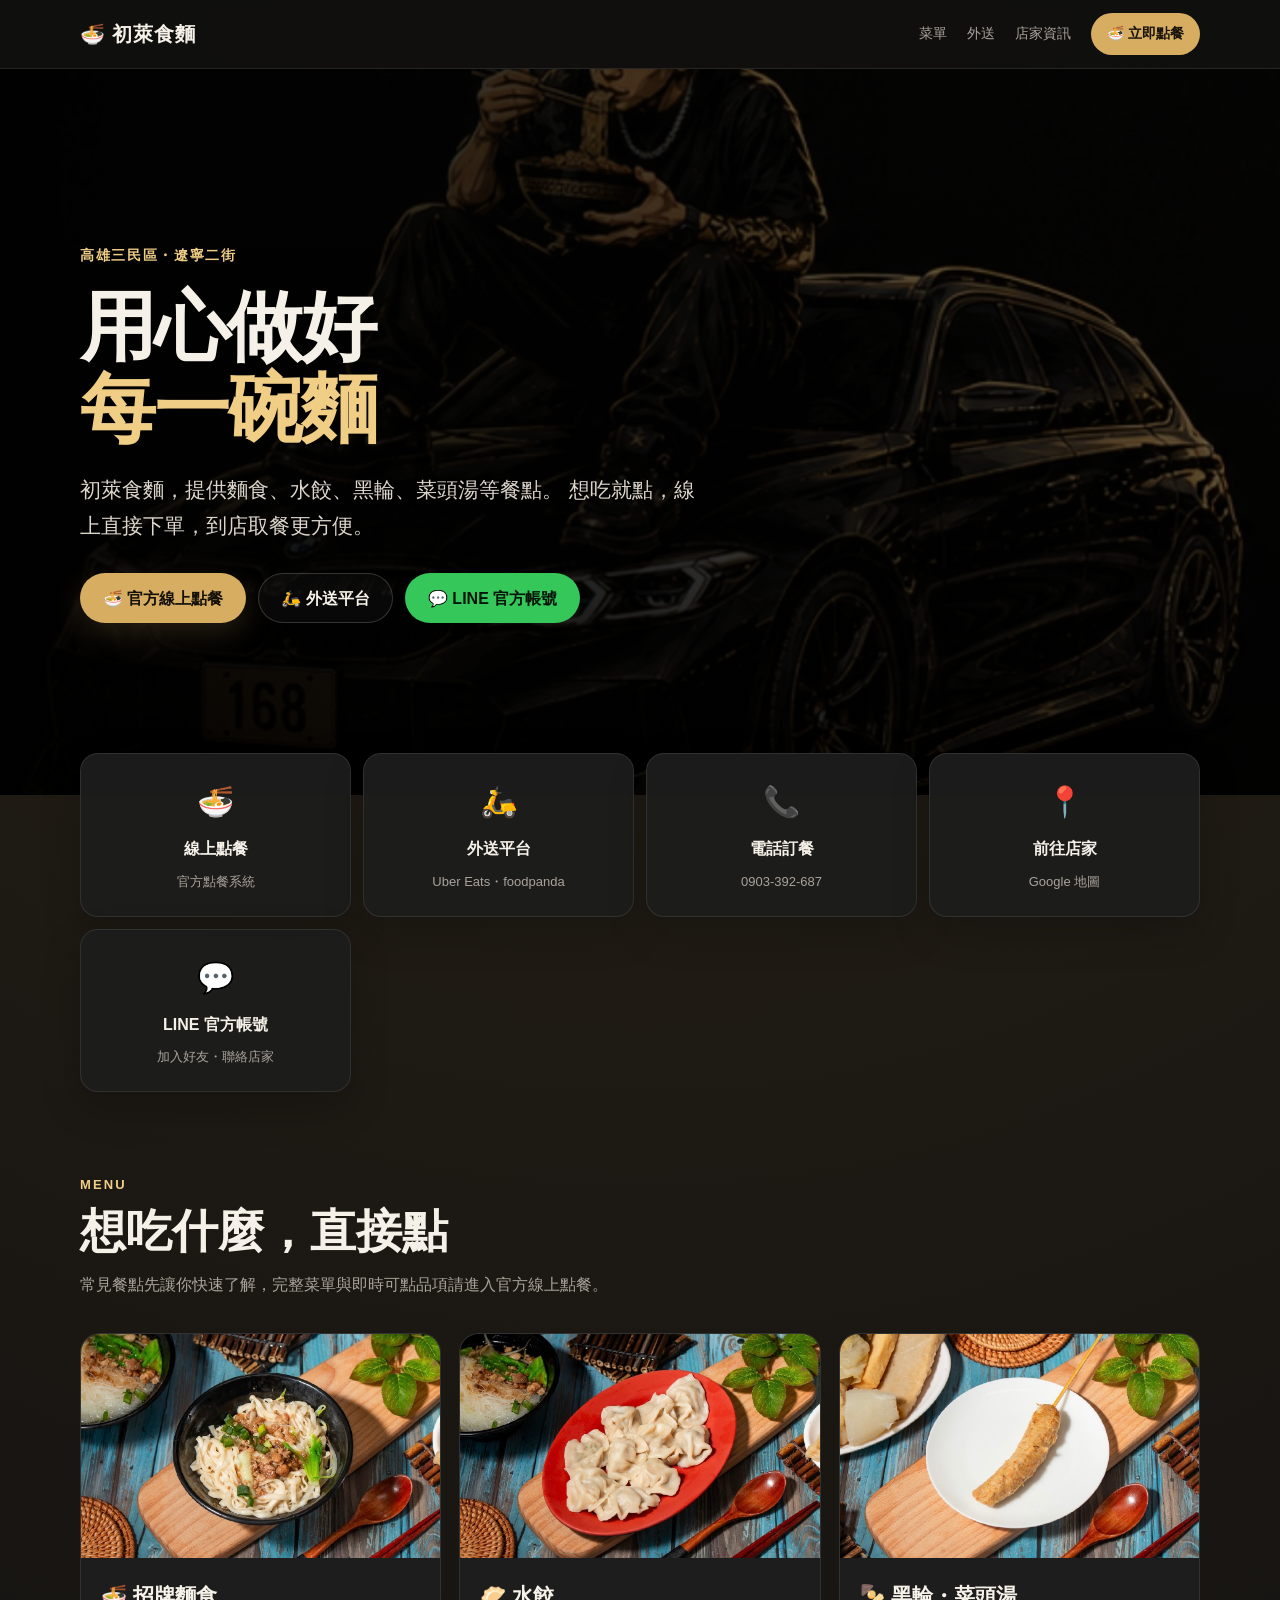
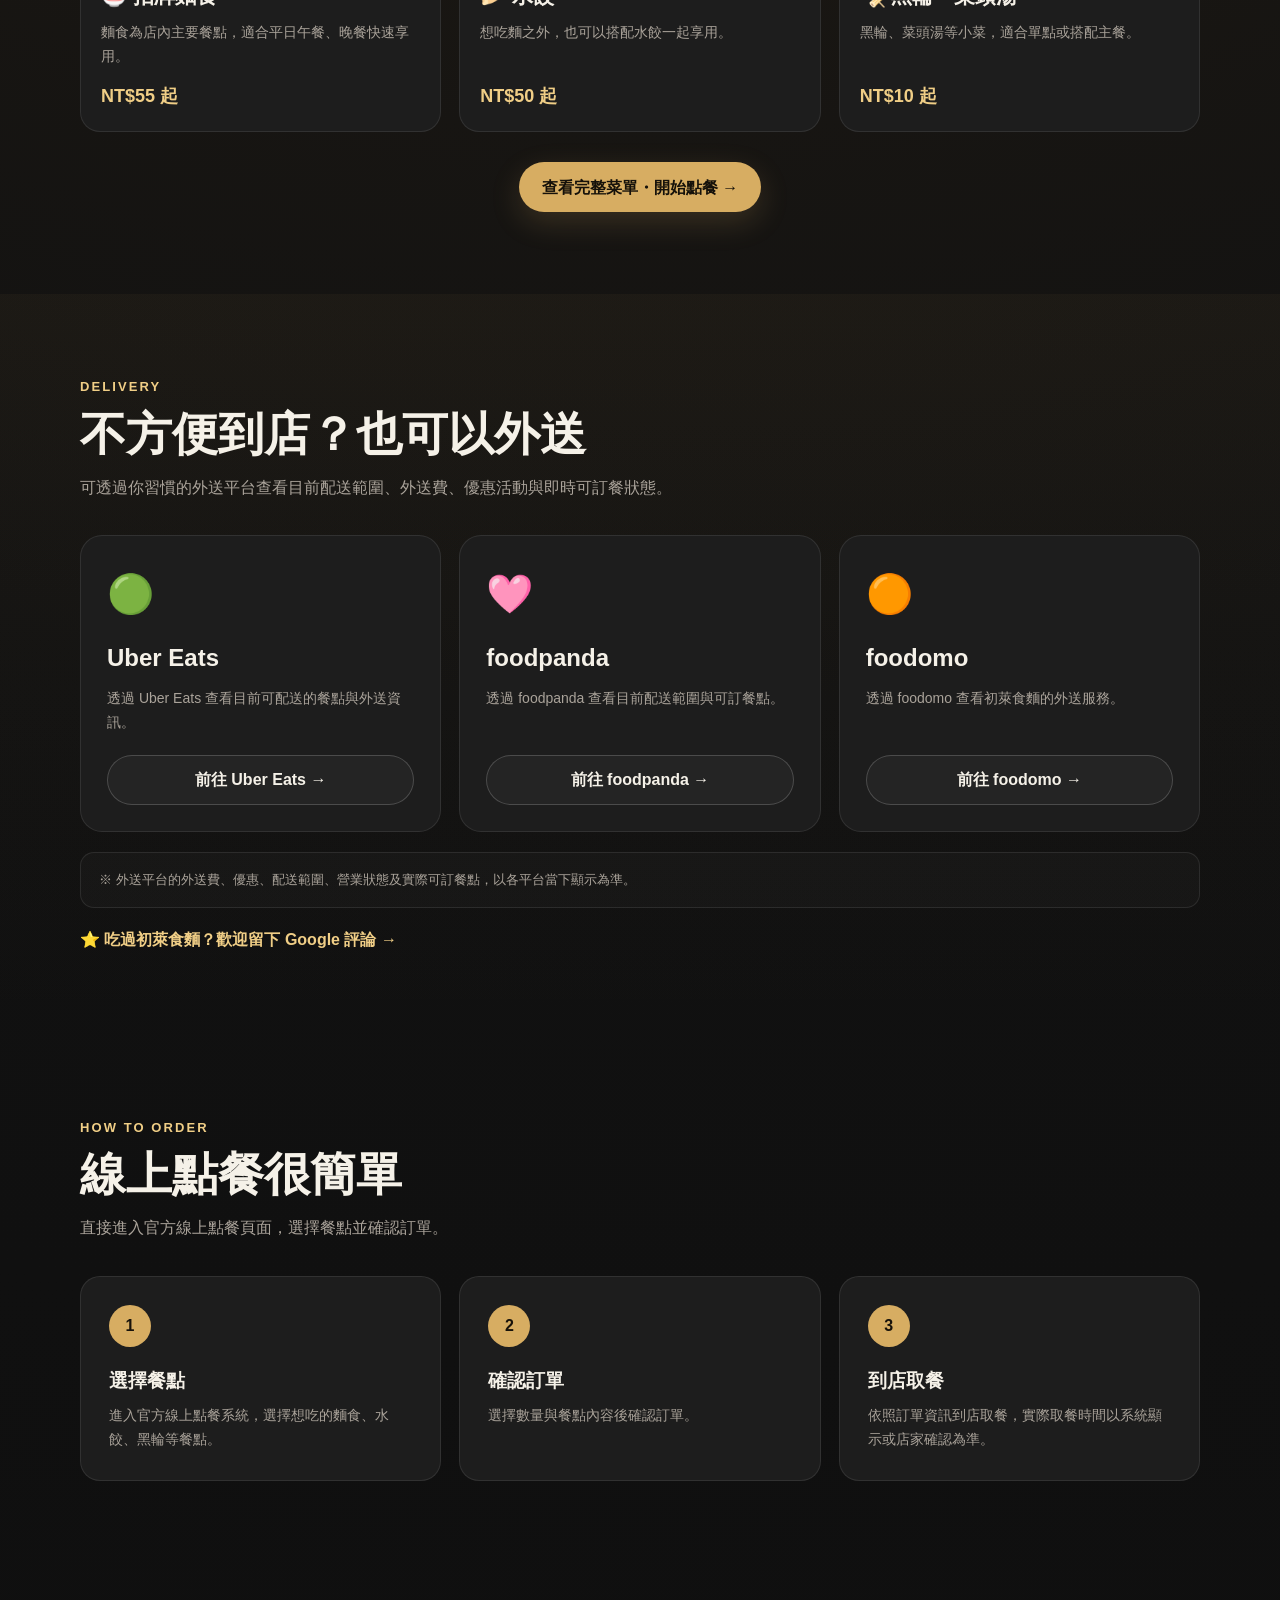
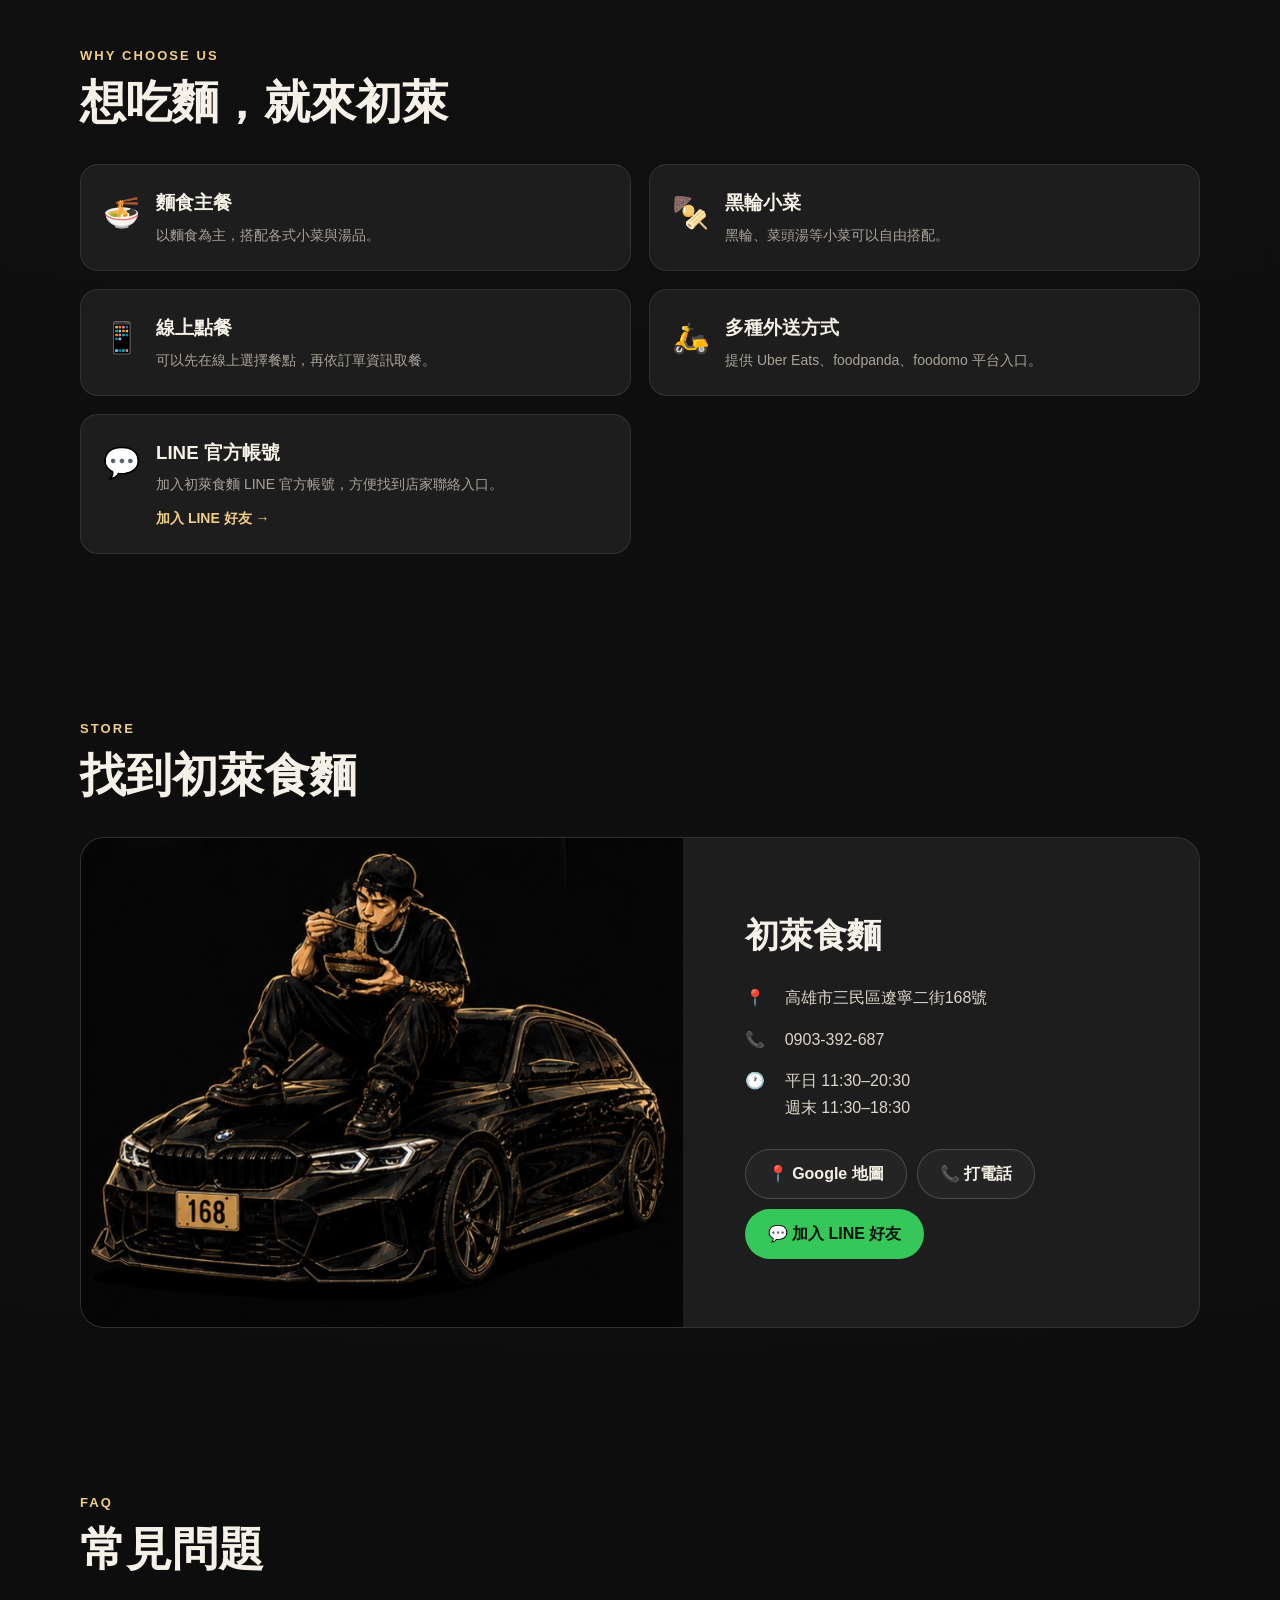
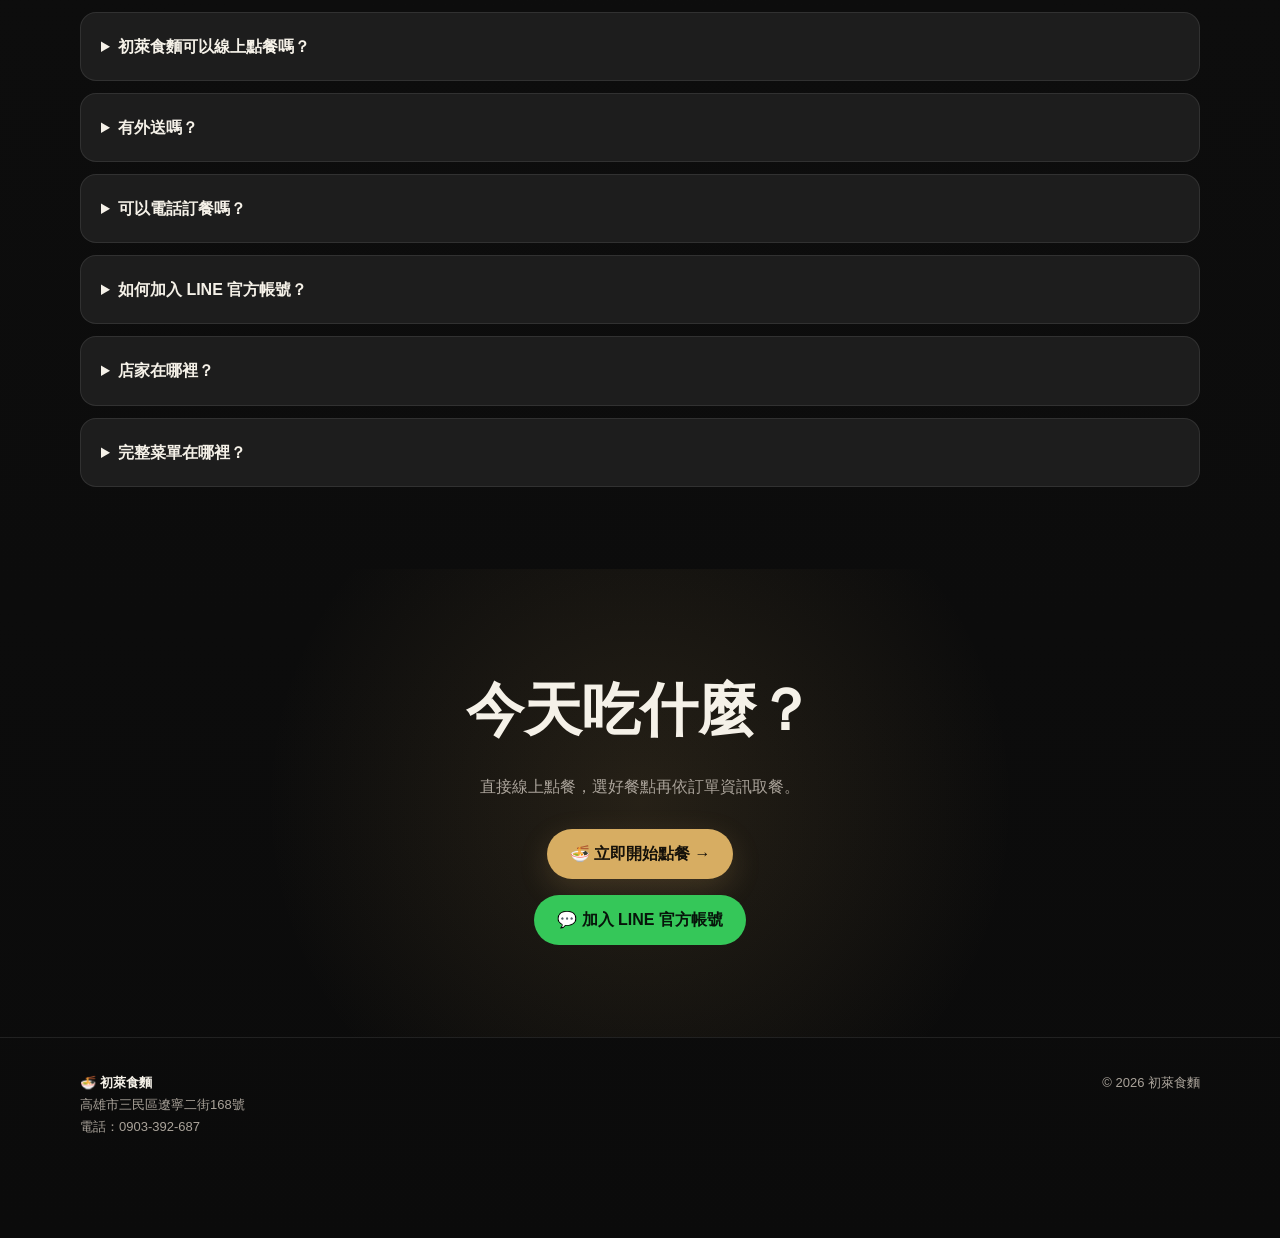
<file: index.html>
<!DOCTYPE html>
<html lang="zh-Hant-TW">
<head>
  <meta charset="UTF-8">
  <meta name="viewport" content="width=device-width, initial-scale=1">

  <title>初萊食麵｜高雄三民區麵店・黑輪・菜頭湯｜線上點餐</title>
  <meta name="description" content="初萊食麵位於高雄市三民區遼寧二街，提供麵食、水餃、黑輪、菜頭湯。支援 SHARINGS 線上點餐、Uber Eats、foodpanda、foodomo 外送及 LINE 官方帳號。">
  <meta name="keywords" content="初萊食麵,高雄美食,三民區美食,遼寧二街美食,高雄麵店,高雄黑輪,高雄菜頭湯,高雄水餃,線上點餐,Uber Eats,foodpanda,foodomo">
  <meta name="author" content="初萊食麵">
  <meta name="robots" content="index,follow">
  <meta name="theme-color" content="#111111">

  <link rel="canonical" href="https://asj3733.github.io/chulai-order-v2/index.html">

  <meta property="og:type" content="website">
  <meta property="og:title" content="初萊食麵｜高雄三民區麵店">
  <meta property="og:description" content="用心做好每一碗麵。提供麵食、水餃、黑輪、菜頭湯，可線上點餐、外送及加入 LINE 官方帳號。">
  <meta property="og:url" content="https://asj3733.github.io/chulai-order-v2/index.html">
  <meta property="og:image" content="https://asj3733.github.io/chulai-order-v2/images/IMG_3543.jpeg">
  <meta property="og:locale" content="zh_TW">

  <meta name="twitter:card" content="summary_large_image">
  <meta name="twitter:title" content="初萊食麵｜高雄三民區麵店">
  <meta name="twitter:description" content="高雄三民區初萊食麵，提供麵食、水餃、黑輪、菜頭湯、線上點餐及外送。">
  <meta name="twitter:image" content="https://asj3733.github.io/chulai-order-v2/images/IMG_3543.jpeg">

  <style>
    :root {
      --bg: #0f0f0f;
      --card: #1d1d1d;
      --text: #f5f1e8;
      --muted: #aaa39a;
      --gold: #d7ad62;
      --gold-light: #f0ce86;
      --line: rgba(255,255,255,.09);
      --green: #35c759;
    }

    * {
      box-sizing: border-box;
      margin: 0;
      padding: 0;
    }

    html {
      scroll-behavior: smooth;
      scroll-padding-top: 80px;
    }

    body {
      font-family: -apple-system, BlinkMacSystemFont, "Noto Sans TC",
        "Microsoft JhengHei", sans-serif;
      background: radial-gradient(circle at top, #292116 0, #111 38%, #0b0b0b 100%);
      color: var(--text);
      line-height: 1.7;
      padding-bottom: 0;
    }

    a {
      color: inherit;
      text-decoration: none;
    }

    img {
      display: block;
      width: 100%;
    }

    .container {
      width: min(1120px, calc(100% - 32px));
      margin: auto;
    }

    header {
      position: sticky;
      top: 0;
      z-index: 1000;
      background: rgba(15,15,15,.92);
      backdrop-filter: blur(14px);
      border-bottom: 1px solid var(--line);
    }

    .nav {
      min-height: 68px;
      display: flex;
      align-items: center;
      justify-content: space-between;
      gap: 20px;
    }

    .logo {
      font-size: 20px;
      font-weight: 800;
      letter-spacing: .04em;
      white-space: nowrap;
    }

    .nav-links {
      display: flex;
      align-items: center;
      gap: 20px;
      font-size: 14px;
      color: var(--muted);
    }

    .nav-links a:hover {
      color: var(--gold-light);
    }

    .nav-order {
      background: var(--gold);
      color: #17120a !important;
      padding: 9px 16px;
      border-radius: 999px;
      font-weight: 800;
    }

    .btn {
      display: inline-flex;
      justify-content: center;
      align-items: center;
      gap: 8px;
      min-height: 50px;
      padding: 0 22px;
      border-radius: 999px;
      border: 1px solid transparent;
      font-weight: 800;
      transition: .2s ease;
      cursor: pointer;
      text-align: center;
    }

    .btn:hover {
      transform: translateY(-2px);
    }

    .btn-primary {
      background: var(--gold);
      color: #15110a;
      box-shadow: 0 10px 30px rgba(215,173,98,.18);
    }

    .btn-primary:hover {
      background: var(--gold-light);
    }

    .btn-outline {
      border-color: rgba(255,255,255,.18);
      color: var(--text);
      background: rgba(255,255,255,.03);
    }

    .btn-outline:hover {
      border-color: var(--gold);
      color: var(--gold-light);
    }

    .btn-green {
      background: var(--green);
      color: #07140a;
    }

    .hero {
      min-height: 680px;
      display: grid;
      align-items: center;
      position: relative;
      overflow: hidden;
      isolation: isolate;
    }

    .hero::before {
      content: "";
      position: absolute;
      inset: 0;
      background:
        linear-gradient(90deg, rgba(0,0,0,.94) 0%, rgba(0,0,0,.72) 42%, rgba(0,0,0,.25) 100%),
        url("images/IMG_3543.jpeg") center/cover no-repeat;
      opacity: .95;
      z-index: -2;
    }

    .hero::after {
      content: "";
      position: absolute;
      inset: 0;
      background: linear-gradient(180deg, rgba(0,0,0,.1), rgba(0,0,0,.7));
      z-index: -1;
    }

    .hero-content {
      max-width: 720px;
      padding: 90px 0;
    }

    .eyebrow {
      display: inline-flex;
      align-items: center;
      gap: 8px;
      color: var(--gold-light);
      font-size: 14px;
      font-weight: 800;
      letter-spacing: .12em;
      margin-bottom: 18px;
    }

    .hero h1 {
      font-size: clamp(42px, 7vw, 76px);
      line-height: 1.08;
      letter-spacing: -.03em;
      margin-bottom: 22px;
    }

    .hero h1 span {
      color: var(--gold-light);
    }

    .hero p {
      color: #ddd6cc;
      font-size: clamp(17px, 2.5vw, 21px);
      max-width: 620px;
      margin-bottom: 30px;
    }

    .hero-actions {
      display: flex;
      flex-wrap: wrap;
      gap: 12px;
    }

    section {
      padding: 82px 0;
      scroll-margin-top: 80px;
    }

    .section-head {
      margin-bottom: 34px;
    }

    .section-label {
      color: var(--gold-light);
      font-size: 13px;
      font-weight: 900;
      letter-spacing: .16em;
      margin-bottom: 8px;
    }

    .section-head h2 {
      font-size: clamp(30px, 5vw, 46px);
      line-height: 1.2;
      margin-bottom: 12px;
    }

    .section-head p {
      color: var(--muted);
      max-width: 720px;
    }

    .quick {
      margin-top: -42px;
      position: relative;
      z-index: 10;
    }

    .quick-grid {
      display: grid;
      grid-template-columns: repeat(4, minmax(0, 1fr));
      gap: 12px;
    }

    .quick-card {
      display: block;
      background: rgba(29,29,29,.96);
      border: 1px solid var(--line);
      border-radius: 18px;
      padding: 22px 18px;
      text-align: center;
      box-shadow: 0 15px 40px rgba(0,0,0,.2);
      transition: .2s ease;
    }

    .quick-card:hover {
      transform: translateY(-3px);
      border-color: rgba(215,173,98,.45);
    }

    .quick-icon {
      font-size: 30px;
      margin-bottom: 8px;
    }

    .quick-card strong {
      display: block;
      margin-bottom: 4px;
    }

    .quick-card small {
      color: var(--muted);
      font-size: 13px;
    }

    .menu-grid {
      display: grid;
      grid-template-columns: repeat(3, minmax(0, 1fr));
      gap: 18px;
    }

    .menu-card {
      overflow: hidden;
      border-radius: 20px;
      border: 1px solid var(--line);
      background: var(--card);
    }

    .menu-image {
      aspect-ratio: 16 / 10;
      overflow: hidden;
      background: #222;
    }

    .menu-image img {
      height: 100%;
      object-fit: cover;
      transition: transform .35s ease;
    }

    .menu-card:hover .menu-image img {
      transform: scale(1.04);
    }

    .menu-content {
      padding: 20px;
    }

    .menu-content h3 {
      font-size: 21px;
      margin-bottom: 7px;
    }

    .menu-content p {
      color: var(--muted);
      font-size: 14px;
      min-height: 48px;
    }

    .price {
      color: var(--gold-light);
      font-size: 18px;
      font-weight: 900;
      margin-top: 12px;
    }

    #delivery {
      background: linear-gradient(180deg, rgba(215,173,98,.045), transparent);
    }

    .delivery-grid {
      display: grid;
      grid-template-columns: repeat(3, minmax(0, 1fr));
      gap: 18px;
    }

    .delivery-card {
      background: var(--card);
      border: 1px solid var(--line);
      border-radius: 22px;
      padding: 26px;
      min-height: 230px;
      display: flex;
      flex-direction: column;
      justify-content: space-between;
      transition: .2s ease;
    }

    .delivery-card:hover {
      transform: translateY(-4px);
      border-color: rgba(215,173,98,.45);
    }

    .delivery-icon {
      font-size: 38px;
      margin-bottom: 12px;
    }

    .delivery-card h3 {
      font-size: 24px;
      margin-bottom: 8px;
    }

    .delivery-card p {
      color: var(--muted);
      font-size: 14px;
      margin-bottom: 20px;
    }

    .delivery-card .btn {
      width: 100%;
    }

    .delivery-note {
      margin-top: 20px;
      padding: 16px 18px;
      border: 1px solid var(--line);
      border-radius: 14px;
      color: var(--muted);
      background: rgba(255,255,255,.025);
      font-size: 13px;
    }

    .review-link {
      margin-top: 18px;
      display: inline-flex;
      color: var(--gold-light);
      font-weight: 800;
    }

    .steps {
      display: grid;
      grid-template-columns: repeat(3, minmax(0, 1fr));
      gap: 18px;
    }

    .step {
      padding: 28px;
      border: 1px solid var(--line);
      border-radius: 20px;
      background: var(--card);
    }

    .step-number {
      width: 42px;
      height: 42px;
      display: grid;
      place-items: center;
      border-radius: 50%;
      background: var(--gold);
      color: #17120a;
      font-weight: 900;
      margin-bottom: 18px;
    }

    .step h3 {
      margin-bottom: 8px;
    }

    .step p {
      color: var(--muted);
      font-size: 14px;
    }

    .feature-grid {
      display: grid;
      grid-template-columns: repeat(2, minmax(0, 1fr));
      gap: 18px;
    }

    .feature {
      display: flex;
      gap: 16px;
      padding: 22px;
      background: var(--card);
      border: 1px solid var(--line);
      border-radius: 18px;
    }

    .feature-icon {
      font-size: 30px;
      flex: 0 0 auto;
    }

    .feature h3 {
      margin-bottom: 5px;
    }

    .feature p {
      color: var(--muted);
      font-size: 14px;
    }

    .store-box {
      display: grid;
      grid-template-columns: 1.1fr .9fr;
      gap: 24px;
      background: var(--card);
      border: 1px solid var(--line);
      border-radius: 24px;
      overflow: hidden;
    }

    .store-photo {
      min-height: 420px;
    }

    .store-photo img {
      width: 100%;
      height: 100%;
      object-fit: cover;
    }

    .store-info {
      padding: 38px;
      display: flex;
      flex-direction: column;
      justify-content: center;
    }

    .store-info h2 {
      font-size: 34px;
      margin-bottom: 20px;
    }

    .info-row {
      display: flex;
      gap: 12px;
      margin-bottom: 14px;
      color: #ddd6cc;
    }

    .info-icon {
      width: 28px;
      flex: 0 0 28px;
    }

    .store-actions {
      display: flex;
      flex-wrap: wrap;
      gap: 10px;
      margin-top: 14px;
    }

    .faq {
      display: grid;
      gap: 12px;
    }

    details {
      background: var(--card);
      border: 1px solid var(--line);
      border-radius: 16px;
      padding: 20px;
    }

    summary {
      cursor: pointer;
      font-weight: 800;
    }

    details p {
      color: var(--muted);
      margin-top: 12px;
      font-size: 14px;
    }

    .final-cta {
      text-align: center;
      padding: 92px 20px;
      background: radial-gradient(circle at center, rgba(215,173,98,.13), transparent 55%);
    }

    .final-cta h2 {
      font-size: clamp(34px, 6vw, 58px);
      margin-bottom: 14px;
    }

    .final-cta p {
      color: var(--muted);
      margin-bottom: 28px;
    }

    footer {
      border-top: 1px solid var(--line);
      padding: 34px 0 100px;
      color: var(--muted);
      font-size: 13px;
    }

    .footer-inner {
      display: flex;
      justify-content: space-between;
      gap: 20px;
      flex-wrap: wrap;
    }

    .footer-brand {
      color: var(--text);
      font-weight: 800;
    }

    .mobile-cta {
      display: none;
    }

    @media (max-width: 900px) {
      .nav-links a:not(.nav-order) {
        display: none;
      }

      .quick-grid {
        grid-template-columns: repeat(2, minmax(0, 1fr));
      }

      .menu-grid,
      .delivery-grid {
        grid-template-columns: 1fr;
      }

      .steps {
        grid-template-columns: 1fr;
      }

      .feature-grid {
        grid-template-columns: 1fr;
      }

      .store-box {
        grid-template-columns: 1fr;
      }

      .store-photo {
        min-height: 300px;
      }
    }

    @media (max-width: 600px) {
      body {
        padding-bottom: 82px;
      }

      .container {
        width: calc(100% - 24px);
      }

      .hero {
        min-height: 650px;
      }

      .hero-content {
        padding: 100px 0 80px;
      }

      .hero h1 {
        font-size: 46px;
      }

      .hero-actions {
        flex-direction: column;
      }

      .hero-actions .btn {
        width: 100%;
      }

      section {
        padding: 64px 0;
      }

      .quick {
        margin-top: -30px;
      }

      .quick-grid {
        gap: 8px;
      }

      .quick-card {
        padding: 17px 10px;
      }

      .quick-icon {
        font-size: 25px;
      }

      .quick-card small {
        font-size: 12px;
      }

      .store-info {
        padding: 26px 20px;
      }

      .store-info h2 {
        font-size: 30px;
      }

      .mobile-cta {
        display: block;
        position: fixed;
        left: 0;
        right: 0;
        bottom: 0;
        z-index: 2000;
        padding: 10px;
        background: rgba(10,10,10,.96);
        backdrop-filter: blur(12px);
        border-top: 1px solid var(--line);
      }

      .mobile-cta-inner {
        display: grid;
        grid-template-columns: 1.6fr 1fr;
        gap: 8px;
      }

      .mobile-cta-inner .btn {
        width: 100%;
        min-height: 48px;
        padding: 0 10px;
        font-size: 14px;
      }

      .nav {
        min-height: 60px;
      }

      .logo {
        font-size: 18px;
      }
    }
  </style>

  <script type="application/ld+json">
  {
    "@context": "https://schema.org",
    "@type": "Restaurant",
    "name": "初萊食麵",
    "image": [
      "https://asj3733.github.io/chulai-order-v2/images/IMG_3543.jpeg"
    ],
    "url": "https://asj3733.github.io/chulai-order-v2/index.html",
    "telephone": "0903-392-687",
    "address": {
      "@type": "PostalAddress",
      "streetAddress": "遼寧二街168號",
      "addressLocality": "三民區",
      "addressRegion": "高雄市",
      "addressCountry": "TW"
    },
    "servesCuisine": ["麵食", "水餃", "關東煮"],
    "priceRange": "$$",
    "menu": "https://sharings.com.tw/StoreInformation.html?sid=f84d5f53-70be-4b8f-b9ab-1375556fb373",
    "sameAs": [
      "https://lin.ee/ZKitARId"
    ]
  }
  </script>
</head>

<body>

  <header>
    <div class="container nav">
      <a href="#top" class="logo">🍜 初萊食麵</a>

      <nav class="nav-links" aria-label="主要導覽">
        <a href="#menu">菜單</a>
        <a href="#delivery">外送</a>
        <a href="#store">店家資訊</a>
        <a
          href="https://sharings.com.tw/StoreInformation.html?sid=f84d5f53-70be-4b8f-b9ab-1375556fb373"
          class="nav-order"
          target="_blank"
          rel="noopener"
          data-conversion="order"
        >🍜 立即點餐</a>
      </nav>
    </div>
  </header>

  <main id="top">

    <!-- 首頁主視覺 -->
    <section class="hero">
      <div class="container">
        <div class="hero-content">
          <div class="eyebrow">高雄三民區・遼寧二街</div>

          <h1>用心做好<br><span>每一碗麵</span></h1>

          <p>
            初萊食麵，提供麵食、水餃、黑輪、菜頭湯等餐點。
            想吃就點，線上直接下單，到店取餐更方便。
          </p>

          <div class="hero-actions">
            <a
              href="https://sharings.com.tw/StoreInformation.html?sid=f84d5f53-70be-4b8f-b9ab-1375556fb373"
              class="btn btn-primary"
              target="_blank"
              rel="noopener"
              data-conversion="order"
            >🍜 官方線上點餐</a>

            <a href="#delivery" class="btn btn-outline">🛵 外送平台</a>

            <a
              href="https://lin.ee/ZKitARId"
              class="btn btn-green"
              target="_blank"
              rel="noopener noreferrer"
            >💬 LINE 官方帳號</a>
          </div>
        </div>
      </div>
    </section>

    <!-- 首頁快速入口 -->
    <div class="quick">
      <div class="container">
        <div class="quick-grid">

          <a
            class="quick-card"
            href="https://sharings.com.tw/StoreInformation.html?sid=f84d5f53-70be-4b8f-b9ab-1375556fb373"
            target="_blank"
            rel="noopener"
            data-conversion="order"
          >
            <div class="quick-icon">🍜</div>
            <strong>線上點餐</strong>
            <small>官方點餐系統</small>
          </a>

          <a class="quick-card" href="#delivery">
            <div class="quick-icon">🛵</div>
            <strong>外送平台</strong>
            <small>Uber Eats・foodpanda</small>
          </a>

          <a class="quick-card" href="tel:0903392687">
            <div class="quick-icon">📞</div>
            <strong>電話訂餐</strong>
            <small>0903-392-687</small>
          </a>

          <a
            class="quick-card"
            href="https://maps.app.goo.gl/u7re7YuqQW4EPbeF6?g_st=ic"
            target="_blank"
            rel="noopener"
          >
            <div class="quick-icon">📍</div>
            <strong>前往店家</strong>
            <small>Google 地圖</small>
          </a>

          <a
            class="quick-card"
            href="https://lin.ee/ZKitARId"
            target="_blank"
            rel="noopener noreferrer"
            aria-label="加入初萊食麵 LINE 官方帳號"
          >
            <div class="quick-icon">💬</div>
            <strong>LINE 官方帳號</strong>
            <small>加入好友・聯絡店家</small>
          </a>

        </div>
      </div>
    </div>

    <!-- 菜單介紹 -->
    <section id="menu">
      <div class="container">
        <div class="section-head">
          <div class="section-label">MENU</div>
          <h2>想吃什麼，直接點</h2>
          <p>常見餐點先讓你快速了解，完整菜單與即時可點品項請進入官方線上點餐。</p>
        </div>

        <div class="menu-grid">

          <article class="menu-card">
            <div class="menu-image">
              <img src="images/IMG_3516.jpeg" alt="初萊食麵麵食" loading="lazy">
            </div>
            <div class="menu-content">
              <h3>🍜 招牌麵食</h3>
              <p>麵食為店內主要餐點，適合平日午餐、晚餐快速享用。</p>
              <div class="price">NT$55 起</div>
            </div>
          </article>

          <article class="menu-card">
            <div class="menu-image">
              <img src="images/IMG_3515.jpeg" alt="初萊食麵水餃" loading="lazy">
            </div>
            <div class="menu-content">
              <h3>🥟 水餃</h3>
              <p>想吃麵之外，也可以搭配水餃一起享用。</p>
              <div class="price">NT$50 起</div>
            </div>
          </article>

          <article class="menu-card">
            <div class="menu-image">
              <img src="images/IMG_3517.jpeg" alt="初萊食麵黑輪與菜頭湯" loading="lazy">
            </div>
            <div class="menu-content">
              <h3>🍢 黑輪・菜頭湯</h3>
              <p>黑輪、菜頭湯等小菜，適合單點或搭配主餐。</p>
              <div class="price">NT$10 起</div>
            </div>
          </article>

        </div>

        <div style="text-align:center;margin-top:30px">
          <a
            href="https://sharings.com.tw/StoreInformation.html?sid=f84d5f53-70be-4b8f-b9ab-1375556fb373"
            class="btn btn-primary"
            target="_blank"
            rel="noopener"
            data-conversion="order"
          >查看完整菜單・開始點餐 →</a>
        </div>
      </div>
    </section>

    <!-- 外送平台 -->
    <section id="delivery">
      <div class="container">
        <div class="section-head">
          <div class="section-label">DELIVERY</div>
          <h2>不方便到店？也可以外送</h2>
          <p>可透過你習慣的外送平台查看目前配送範圍、外送費、優惠活動與即時可訂餐狀態。</p>
        </div>

        <div class="delivery-grid">

          <article class="delivery-card">
            <div>
              <div class="delivery-icon">🟢</div>
              <h3>Uber Eats</h3>
              <p>透過 Uber Eats 查看目前可配送的餐點與外送資訊。</p>
            </div>
            <a
              href="https://www.ubereats.com/tw/store/%E5%88%9D%E8%90%8A%E9%A3%9F%E9%BA%B5%7C%E5%A4%A7%E8%85%B8%E9%A6%99%E8%85%B8%E3%80%81%E9%97%9C%E6%9D%B1%E7%85%AE/9-pIirZHWkWxCprbnjgzBQ?diningMode=PICKUP&ps=1&sc=SEARCH_SUGGESTION"
              class="btn btn-outline"
              target="_blank"
              rel="noopener"
              data-conversion="delivery"
              data-platform="Uber Eats"
            >前往 Uber Eats →</a>
          </article>

          <article class="delivery-card">
            <div>
              <div class="delivery-icon">🩷</div>
              <h3>foodpanda</h3>
              <p>透過 foodpanda 查看目前配送範圍與可訂餐點。</p>
            </div>
            <a
              href="https://foodpanda.com.tw/restaurant/o32y/chu-lai-shi-mian"
              class="btn btn-outline"
              target="_blank"
              rel="noopener"
              data-conversion="delivery"
              data-platform="foodpanda"
            >前往 foodpanda →</a>
          </article>

          <article class="delivery-card">
            <div>
              <div class="delivery-icon">🟠</div>
              <h3>foodomo</h3>
              <p>透過 foodomo 查看初萊食麵的外送服務。</p>
            </div>
            <a
              href="https://www.foodomo.com/store?stid=163737&number=0903392687"
              class="btn btn-outline"
              target="_blank"
              rel="noopener"
              data-conversion="delivery"
              data-platform="foodomo"
            >前往 foodomo →</a>
          </article>

        </div>

        <div class="delivery-note">
          ※ 外送平台的外送費、優惠、配送範圍、營業狀態及實際可訂餐點，以各平台當下顯示為準。
        </div>

        <a
          href="https://g.page/r/CQl3fUEN40_CEBM/review"
          class="review-link"
          target="_blank"
          rel="noopener"
        >⭐ 吃過初萊食麵？歡迎留下 Google 評論 →</a>
      </div>
    </section>

    <!-- 線上點餐步驟 -->
    <section>
      <div class="container">
        <div class="section-head">
          <div class="section-label">HOW TO ORDER</div>
          <h2>線上點餐很簡單</h2>
          <p>直接進入官方線上點餐頁面，選擇餐點並確認訂單。</p>
        </div>

        <div class="steps">
          <div class="step">
            <div class="step-number">1</div>
            <h3>選擇餐點</h3>
            <p>進入官方線上點餐系統，選擇想吃的麵食、水餃、黑輪等餐點。</p>
          </div>

          <div class="step">
            <div class="step-number">2</div>
            <h3>確認訂單</h3>
            <p>選擇數量與餐點內容後確認訂單。</p>
          </div>

          <div class="step">
            <div class="step-number">3</div>
            <h3>到店取餐</h3>
            <p>依照訂單資訊到店取餐，實際取餐時間以系統顯示或店家確認為準。</p>
          </div>
        </div>
      </div>
    </section>

    <!-- 店家特色 -->
    <section>
      <div class="container">
        <div class="section-head">
          <div class="section-label">WHY CHOOSE US</div>
          <h2>想吃麵，就來初萊</h2>
        </div>

        <div class="feature-grid">
          <div class="feature">
            <div class="feature-icon">🍜</div>
            <div>
              <h3>麵食主餐</h3>
              <p>以麵食為主，搭配各式小菜與湯品。</p>
            </div>
          </div>

          <div class="feature">
            <div class="feature-icon">🍢</div>
            <div>
              <h3>黑輪小菜</h3>
              <p>黑輪、菜頭湯等小菜可以自由搭配。</p>
            </div>
          </div>

          <div class="feature">
            <div class="feature-icon">📱</div>
            <div>
              <h3>線上點餐</h3>
              <p>可以先在線上選擇餐點，再依訂單資訊取餐。</p>
            </div>
          </div>

          <div class="feature">
            <div class="feature-icon">🛵</div>
            <div>
              <h3>多種外送方式</h3>
              <p>提供 Uber Eats、foodpanda、foodomo 平台入口。</p>
            </div>
          </div>

          <div class="feature">
            <div class="feature-icon">💬</div>
            <div>
              <h3>LINE 官方帳號</h3>
              <p>加入初萊食麵 LINE 官方帳號，方便找到店家聯絡入口。</p>
              <p style="margin-top:10px">
                <a href="https://lin.ee/ZKitARId" target="_blank" rel="noopener noreferrer" style="color:var(--gold-light);font-weight:800">加入 LINE 好友 →</a>
              </p>
            </div>
          </div>
        </div>
      </div>
    </section>

    <!-- 店家資訊 -->
    <section id="store">
      <div class="container">
        <div class="section-head">
          <div class="section-label">STORE</div>
          <h2>找到初萊食麵</h2>
        </div>

        <div class="store-box">
          <div class="store-photo">
            <img src="images/IMG_3543.jpeg" alt="初萊食麵店家" loading="lazy">
          </div>

          <div class="store-info">
            <h2>初萊食麵</h2>

            <div class="info-row">
              <div class="info-icon">📍</div>
              <div>高雄市三民區遼寧二街168號</div>
            </div>

            <div class="info-row">
              <div class="info-icon">📞</div>
              <div><a href="tel:0903392687">0903-392-687</a></div>
            </div>

            <div class="info-row">
              <div class="info-icon">🕐</div>
              <div>平日 11:30–20:30<br>週末 11:30–18:30</div>
            </div>

            <div class="store-actions">
              <a
                href="https://maps.app.goo.gl/u7re7YuqQW4EPbeF6?g_st=ic"
                class="btn btn-outline"
                target="_blank"
                rel="noopener"
              >📍 Google 地圖</a>

              <a href="tel:0903392687" class="btn btn-outline">📞 打電話</a>

              <a
                href="https://lin.ee/ZKitARId"
                class="btn btn-green"
                target="_blank"
                rel="noopener noreferrer"
              >💬 加入 LINE 好友</a>
            </div>
          </div>
        </div>
      </div>
    </section>

    <!-- 常見問題 -->
    <section>
      <div class="container">
        <div class="section-head">
          <div class="section-label">FAQ</div>
          <h2>常見問題</h2>
        </div>

        <div class="faq">
          <details>
            <summary>初萊食麵可以線上點餐嗎？</summary>
            <p>可以。點擊網站上的「官方線上點餐」即可進入 SHARINGS 線上點餐系統。</p>
          </details>

          <details>
            <summary>有外送嗎？</summary>
            <p>可以透過 Uber Eats、foodpanda、foodomo 查看外送服務。實際配送範圍與費用以各平台當下顯示為準。</p>
          </details>

          <details>
            <summary>可以電話訂餐嗎？</summary>
            <p>可以撥打 <a href="tel:0903392687">0903-392-687</a> 詢問與訂餐。</p>
          </details>

          <details>
            <summary>如何加入 LINE 官方帳號？</summary>
            <p>點擊首頁的 LINE 官方帳號按鈕，即可前往初萊食麵 LINE 加好友入口。</p>
          </details>

          <details>
            <summary>店家在哪裡？</summary>
            <p>初萊食麵位於高雄市三民區遼寧二街168號，可點擊 Google 地圖查看位置。</p>
          </details>

          <details>
            <summary>完整菜單在哪裡？</summary>
            <p>完整且即時的可點餐內容，請進入官方線上點餐系統查看。</p>
          </details>
        </div>
      </div>
    </section>

    <!-- 最後點餐入口 -->
    <section class="final-cta">
      <div class="container">
        <h2>今天吃什麼？</h2>
        <p>直接線上點餐，選好餐點再依訂單資訊取餐。</p>

        <a
          href="https://sharings.com.tw/StoreInformation.html?sid=f84d5f53-70be-4b8f-b9ab-1375556fb373"
          class="btn btn-primary"
          target="_blank"
          rel="noopener"
          data-conversion="order"
        >🍜 立即開始點餐 →</a>

        <div style="margin-top:16px">
          <a
            href="https://lin.ee/ZKitARId"
            class="btn btn-green"
            target="_blank"
            rel="noopener noreferrer"
          >💬 加入 LINE 官方帳號</a>
        </div>
      </div>
    </section>

  </main>

  <!-- 頁尾 -->
  <footer>
    <div class="container">
      <div class="footer-inner">
        <div>
          <div class="footer-brand">🍜 初萊食麵</div>
          <div>高雄市三民區遼寧二街168號</div>
          <div><a href="tel:0903392687">電話：0903-392-687</a></div>
        </div>
        <div>© 2026 初萊食麵</div>
      </div>
    </div>
  </footer>

  <!-- 手機版底部固定按鈕 -->
  <div class="mobile-cta">
    <div class="mobile-cta-inner">
      <a
        href="https://sharings.com.tw/StoreInformation.html?sid=f84d5f53-70be-4b8f-b9ab-1375556fb373"
        class="btn btn-primary"
        target="_blank"
        rel="noopener"
        data-conversion="order"
      >🍜 立即點餐</a>

      <a
        href="https://lin.ee/ZKitARId"
        class="btn btn-green"
        target="_blank"
        rel="noopener noreferrer"
      >💬 LINE</a>
    </div>
  </div>

  <!-- 點餐與外送點擊事件：若網站已載入 gtag，才會送出事件 -->
  <script>
    document.addEventListener("DOMContentLoaded", function () {
      document.querySelectorAll('[data-conversion="order"]').forEach(function (link) {
        link.addEventListener("click", function () {
          if (typeof gtag === "function") {
            gtag("event", "click_order", {
              event_category: "ordering",
              event_label: "SHARINGS 官方線上點餐",
              value: 1
            });
          }
        });
      });

      document.querySelectorAll('[data-conversion="delivery"]').forEach(function (link) {
        link.addEventListener("click", function () {
          if (typeof gtag === "function") {
            gtag("event", "click_delivery", {
              event_category: "delivery",
              event_label: link.dataset.platform || "外送平台",
              value: 1
            });
          }
        });
      });
    });
  </script>

</body>
</html>
</file>
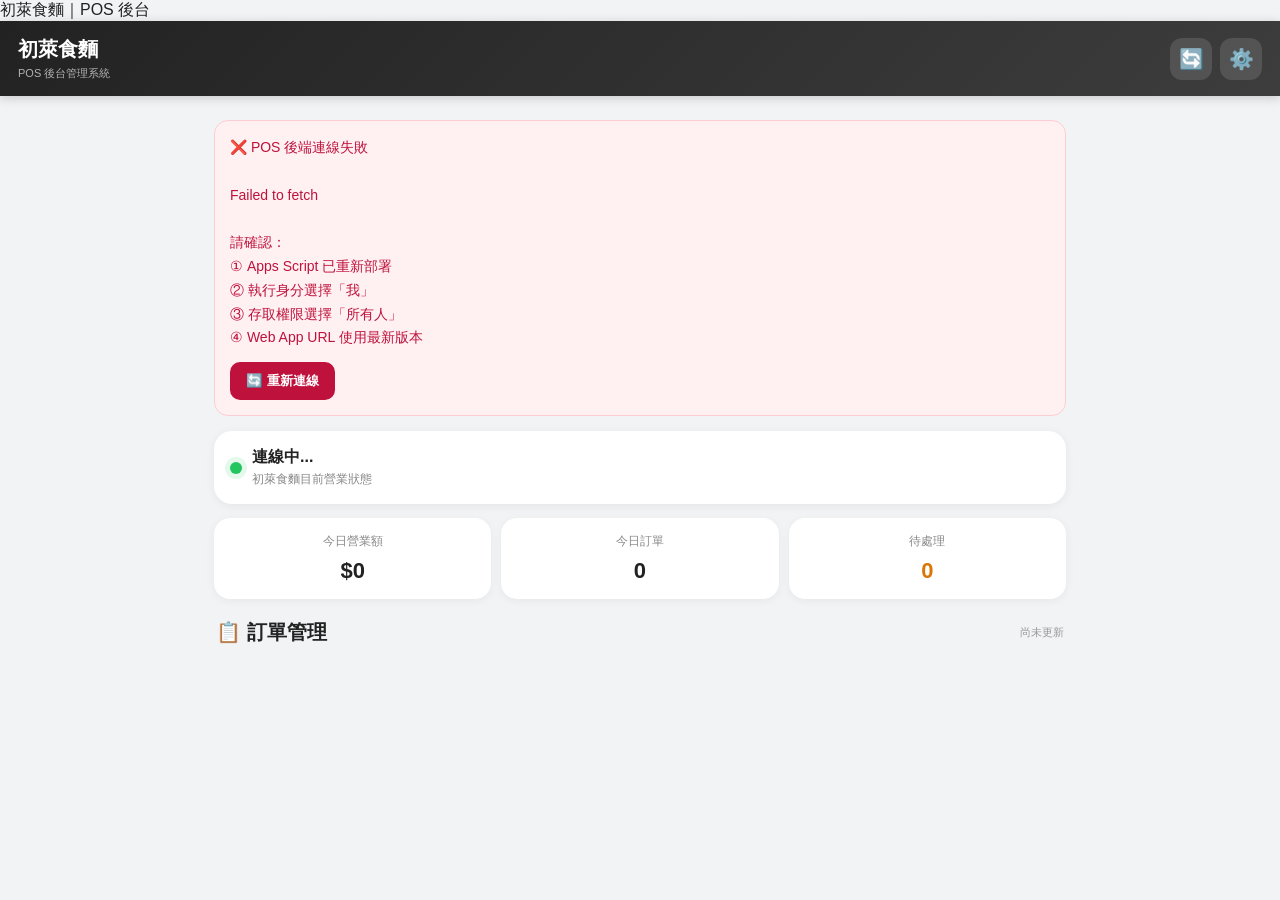
<file: admin.html>
<!DOCTYPE html>
<html lang="zh-Hant">
<head>
<meta charset="UTF-8">

<meta
name=“viewport”
content=“width=device-width, initial-scale=1.0, maximum-scale=1.0, user-scalable=no”

<title>初萊食麵｜POS 後台</title>
<style>
* {
  box-sizing: border-box;
  -webkit-tap-highlight-color: transparent;
}
body {
  margin: 0;
  background: #f2f3f5;
  color: #222;
  font-family:
    -apple-system,
    BlinkMacSystemFont,
    "Noto Sans TC",
    "Microsoft JhengHei",
    sans-serif;
}
.header {
  position: sticky;
  top: 0;
  z-index: 100;
  background:
    linear-gradient(
      135deg,
      #222,
      #3d3d3d
    );
  color: white;
  padding: 15px 18px;
  display: flex;
  align-items: center;
  justify-content: space-between;
  box-shadow:
    0 2px 10px
    rgba(0,0,0,.18);
}
.brand {
  font-size: 20px;
  font-weight: 800;
}
.brand small {
  display: block;
  margin-top: 3px;
  font-size: 11px;
  font-weight: 400;
  opacity: .65;
}
.header-right {
  display: flex;
  gap: 8px;
}
.icon-btn {
  width: 42px;
  height: 42px;
  border: 0;
  border-radius: 12px;
  background:
    rgba(255,255,255,.12);
  color: white;
  font-size: 20px;
}
.container {
  width: 100%;
  max-width: 900px;
  margin: auto;
  padding: 16px;
  padding-bottom: 100px;
}
.status-card {
  background: white;
  border-radius: 18px;
  padding: 16px;
  margin-bottom: 14px;
  display: flex;
  align-items: center;
  justify-content: space-between;
  box-shadow:
    0 2px 10px
    rgba(0,0,0,.06);
}
.status-left {
  display: flex;
  align-items: center;
  gap: 10px;
}
.status-dot {
  width: 12px;
  height: 12px;
  border-radius: 50%;
  background: #22c55e;
  box-shadow:
    0 0 0 5px
    rgba(34,197,94,.12);
}
.status-dot.closed {
  background: #ef4444;
  box-shadow:
    0 0 0 5px
    rgba(239,68,68,.12);
}
.status-text {
  font-weight: 700;
}
.status-sub {
  margin-top: 3px;
  color: #888;
  font-size: 12px;
}
.notice {
  margin-bottom: 16px;
  padding: 13px 15px;
  border-radius: 14px;
  background: #fff8df;
  border: 1px solid #f0d77a;
  color: #735c00;
  font-size: 14px;
}
.stats {
  display: grid;
  grid-template-columns:
    repeat(3,1fr);
  gap: 10px;
  margin-bottom: 18px;
}
.stat-card {
  background: white;
  border-radius: 16px;
  padding: 15px 10px;
  text-align: center;
  box-shadow:
    0 2px 10px
    rgba(0,0,0,.05);
}
.stat-title {
  color: #888;
  font-size: 12px;
  margin-bottom: 8px;
}
.stat-value {
  font-size: 22px;
  font-weight: 800;
}
.pending {
  color: #d97706;
}
.section-title {
  display: flex;
  align-items: center;
  justify-content: space-between;
  margin: 20px 2px 12px;
}
.section-title h2 {
  margin: 0;
  font-size: 20px;
}
.refresh-time {
  color: #999;
  font-size: 11px;
}
.order-card {
  background: white;
  border-radius: 18px;
  margin-bottom: 14px;
  overflow: hidden;
  box-shadow:
    0 3px 12px
    rgba(0,0,0,.07);
}
.order-top {
  padding: 15px;
  display: flex;
  align-items: flex-start;
  justify-content: space-between;
  border-bottom: 1px solid #eee;
}
.order-number {
  font-size: 17px;
  font-weight: 800;
}
.order-time {
  margin-top: 4px;
  color: #999;
  font-size: 12px;
}
.order-status {
  padding: 6px 10px;
  border-radius: 999px;
  font-size: 12px;
  font-weight: 700;
}
.status-new {
  background: #fff1f2;
  color: #e11d48;
}
.status-accepted {
  background: #eff6ff;
  color: #2563eb;
}
.status-making {
  background: #fff7ed;
  color: #ea580c;
}
.status-ready {
  background: #ecfdf5;
  color: #059669;
}
.status-completed {
  background: #f3f4f6;
  color: #6b7280;
}
.status-cancelled {
  background: #fef2f2;
  color: #b91c1c;
}
.order-info {
  padding: 14px 15px 5px;
}
.customer {
  margin-bottom: 5px;
  font-weight: 700;
}
.customer-detail {
  color: #666;
  font-size: 13px;
  line-height: 1.7;
}
.order-items {
  margin: 12px 15px;
  padding: 12px;
  border-radius: 12px;
  background: #f7f7f7;
  white-space: pre-wrap;
  font-size: 14px;
  line-height: 1.7;
}
.order-bottom {
  padding: 12px 15px 15px;
  display: flex;
  align-items: center;
  justify-content: space-between;
}
.total {
  font-size: 20px;
  font-weight: 800;
}
.total span {
  margin-right: 4px;
  color: #888;
  font-size: 12px;
}
.order-actions {
  padding: 0 15px 15px;
  display: grid;
  grid-template-columns:
    repeat(2,1fr);
  gap: 8px;
}
.action-btn {
  min-height: 46px;
  border: 0;
  border-radius: 12px;
  font-size: 14px;
  font-weight: 700;
}
.btn-accept {
  background: #2563eb;
  color: white;
}
.btn-making {
  background: #f97316;
  color: white;
}
.btn-ready {
  background: #10b981;
  color: white;
}
.btn-complete {
  background: #374151;
  color: white;
}
.btn-cancel {
  background: #fee2e2;
  color: #b91c1c;
}
.action-btn:disabled {
  opacity: .4;
}
.empty {
  padding: 50px 20px;
  background: white;
  border-radius: 18px;
  text-align: center;
  color: #999;
}
.empty-icon {
  margin-bottom: 10px;
  font-size: 45px;
}
.error-box {
  margin-bottom: 15px;
  padding: 15px;
  border-radius: 14px;
  background: #fff1f2;
  border: 1px solid #fecdd3;
  color: #be123c;
  font-size: 14px;
  line-height: 1.7;
}
.error-button {
  margin-top: 12px;
  padding: 10px 16px;
  border: 0;
  border-radius: 10px;
  background: #be123c;
  color: white;
  font-weight: 700;
}
.loading {
  position: fixed;
  inset: 0;
  z-index: 999;
  display: flex;
  align-items: center;
  justify-content: center;
  flex-direction: column;
  gap: 12px;
  background:
    rgba(255,255,255,.9);
}
.spinner {
  width: 40px;
  height: 40px;
  border: 4px solid #ddd;
  border-top-color: #333;
  border-radius: 50%;
  animation:
    spin .8s linear infinite;
}
@keyframes spin {
  to {
    transform: rotate(360deg);
  }
}
.hidden {
  display: none !important;
}
.toast {
  position: fixed;
  left: 50%;
  bottom: 25px;
  z-index: 1000;
  transform:
    translateX(-50%);
  padding: 12px 18px;
  border-radius: 999px;
  background: #222;
  color: white;
  font-size: 14px;
  opacity: 0;
  pointer-events: none;
  transition: .25s;
}
.toast.show {
  opacity: 1;
}
@media (min-width:700px) {
  .container {
    padding: 24px;
  }
  .order-actions {
    grid-template-columns:
      repeat(5,1fr);
  }
}
</style>
</head>
<body>
<header class="header">
  <div class="brand">
初萊食麵
<small>
  POS 後台管理系統
</small>
  </div>
  <div class="header-right">
<button
  class="icon-btn"
  onclick="loadAll()"
>
  🔄
</button>
<button
  class="icon-btn"
  onclick="showSettings()"
>
  ⚙️
</button>
  </div>
</header>
<main class="container">
  <div
    id="errorBox"
    class="error-box hidden"
  ></div>
  <div class="status-card">
<div class="status-left">
  <div
    id="statusDot"
    class="status-dot"
  ></div>
  <div>
    <div
      id="shopStatus"
      class="status-text"
    >
      連線中...
    </div>
    <div class="status-sub">
      初萊食麵目前營業狀態
    </div>
  </div>
</div>
  </div>
  <div
    id="notice"
    class="notice hidden"
  ></div>
  <div class="stats">
<div class="stat-card">
  <div class="stat-title">
    今日營業額
  </div>
  <div
    id="todayTotal"
    class="stat-value"
  >
    $0
  </div>
</div>
<div class="stat-card">
  <div class="stat-title">
    今日訂單
  </div>
  <div
    id="todayCount"
    class="stat-value"
  >
    0
  </div>
</div>
<div class="stat-card">
  <div class="stat-title">
    待處理
  </div>
  <div
    id="pendingCount"
    class="stat-value pending"
  >
    0
  </div>
</div>
  </div>
  <div class="section-title">
<h2>
  📋 訂單管理
</h2>
<div
  id="refreshTime"
  class="refresh-time"
>
  尚未更新
</div>
  </div>
  <div id="orders"></div>
</main>
<div
  id="loading"
  class="loading"
>
  <div class="spinner"></div>
  <div id="loadingText">
    正在連接 POS 後端...
  </div>
</div>
<div
  id="toast"
  class="toast"
></div>
<script>
/* ==================================================
   ① 最新 Apps Script URL
================================================== */
const API_URL =
  "https://script.google.com/macros/s/AKfycbwFD8XzZCmF7AKly_L0LDqA5JoERcg0eex2PzQFU4n_aBWqw9GJsRV-4XcMM_GLET8MLw/exec";
/* ==================================================
   ② 系統變數
================================================== */
let settings = {};
let orders = [];
let isLoading = false;
/* ==================================================
   ③ 頁面啟動
================================================== */
document.addEventListener(
  "DOMContentLoaded",
  function() {
    loadAll();
    setInterval(
      function() {
        if (!isLoading) {
          loadAll();
        }
      },
      10000
    );
  }
);
/* ==================================================
   ④ API 請求
   8 秒逾時
================================================== */
async function apiFetch(
  url
) {
  const controller =
    new AbortController();
  const timeout =
    setTimeout(
      function() {
        controller.abort();
      },
      8000
    );
  try {
    const response =
      await fetch(
        url,
        {
          method:
            "GET",
          cache:
            "no-store",
          signal:
            controller.signal
        }
      );
    clearTimeout(
      timeout
    );
    if (!response.ok) {
      throw new Error(
        "HTTP " +
        response.status
      );
    }
    const text =
      await response.text();
    if (!text) {
      throw new Error(
        "後端沒有回傳資料"
      );
    }
    let data;
    try {
      data =
        JSON.parse(
          text
        );
    } catch (error) {
      throw new Error(
        "後端回傳格式錯誤"
      );
    }
    return data;
  } catch (error) {
    clearTimeout(
      timeout
    );
    if (
      error.name ===
      "AbortError"
    ) {
      throw new Error(
        "連線逾時，請檢查 Apps Script 部署權限"
      );
    }
    throw error;
  }
}
/* ==================================================
   ⑤ 載入全部
================================================== */
async function loadAll() {
  if (isLoading) {
    return;
  }
  isLoading = true;
  showLoading(
    "正在連接 POS 後端..."
  );
  hideError();
  try {
    await loadSettings();
    await loadOrders();
    await loadStats();
    document
      .getElementById(
        "refreshTime"
      )
      .textContent =
      "更新：" +
      new Date()
        .toLocaleTimeString(
          "zh-TW"
        );
  } catch (error) {
    console.error(
      error
    );
    showError(
      "❌ POS 後端連線失敗<br><br>" +
      error.message +
      "<br><br>" +
      "請確認：<br>" +
      "① Apps Script 已重新部署<br>" +
      "② 執行身分選擇「我」<br>" +
      "③ 存取權限選擇「所有人」<br>" +
      "④ Web App URL 使用最新版本",
      true
    );
  }
  hideLoading();
  isLoading = false;
}
/* ==================================================
   ⑥ 讀取設定
================================================== */
async function loadSettings() {
  const data =
    await apiFetch(
      API_URL +
      "?action=getSettings"
    );
  if (
    !data.success
  ) {
    throw new Error(
      "設定 API：" +
      (
        data.error ||
        "回傳失敗"
      )
    );
  }
  settings =
    data.settings ||
    {};
  renderSettings();
}
/* ==================================================
   ⑦ 顯示設定
================================================== */
function renderSettings() {
  const status =
    settings["營業狀態"] ||
    "營業中";
  const notice =
    settings["公告"] ||
    "";
  document
    .getElementById(
      "shopStatus"
    )
    .textContent =
    status;
  const dot =
    document
      .getElementById(
        "statusDot"
      );
  if (
    status.includes(
      "休息"
    )
    ||
    status.includes(
      "暫停"
    )
    ||
    status.includes(
      "關閉"
    )
  ) {
    dot.classList.add(
      "closed"
    );
  } else {
    dot.classList.remove(
      "closed"
    );
  }
  const noticeBox =
    document
      .getElementById(
        "notice"
      );
  if (notice) {
    noticeBox.textContent =
      "📢 " +
      notice;
    noticeBox
      .classList
      .remove(
        "hidden"
      );
  } else {
    noticeBox
      .classList
      .add(
        "hidden"
      );
  }
}
/* ==================================================
   ⑧ 讀取訂單
================================================== */
async function loadOrders() {
  const data =
    await apiFetch(
      API_URL +
      "?action=getOrders"
    );
  if (
    !data.success
  ) {
    throw new Error(
      "訂單 API：" +
      (
        data.error ||
        "回傳失敗"
      )
    );
  }
  orders =
    data.orders ||
    [];
  renderOrders();
}
/* ==================================================
   ⑨ 讀取統計
================================================== */
async function loadStats() {
  const data =
    await apiFetch(
      API_URL +
      "?action=getTodayStats"
    );
  if (
    !data.success
  ) {
    throw new Error(
      "統計 API：" +
      (
        data.error ||
        "回傳失敗"
      )
    );
  }
  document
    .getElementById(
      "todayTotal"
    )
    .textContent =
    "$" +
    Number(
      data.total ||
      0
    ).toLocaleString();
  document
    .getElementById(
      "todayCount"
    )
    .textContent =
    data.orderCount ||
    0;
  document
    .getElementById(
      "pendingCount"
    )
    .textContent =
    data.pendingCount ||
    0;
}
/* ==================================================
   ⑩ 顯示訂單
================================================== */
function renderOrders() {
  const box =
    document
      .getElementById(
        "orders"
      );
  if (!orders.length) {
    box.innerHTML = `
      <div class="empty">
        <div class="empty-icon">
          🍜
        </div>
        <div>
          目前沒有訂單
        </div>
        <div
          style="
            margin-top:6px;
            font-size:12px;
          "
        >
          新訂單會自動出現在這裡
        </div>
      </div>
    `;
    return;
  }
  box.innerHTML =
    orders
      .map(
        renderOrder
      )
      .join("");
}
/* ==================================================
   ⑪ 訂單卡片
================================================== */
function renderOrder(
  order
) {
  const status =
    order.status ||
    "新訂單";
  return `
  <div class="order-card">
    <div class="order-top">
      <div>
        <div class="order-number">
          #${escapeHtml(
            order.orderId
          )}
        </div>
        <div class="order-time">
          ${escapeHtml(
            order.createdAt ||
            ""
          )}
        </div>
      </div>
      <div
        class="
          order-status
          ${getStatusClass(
            status
          )}
        "
      >
        ${escapeHtml(
          status
        )}
      </div>
    </div>
    <div class="order-info">
      <div class="customer">
        👤 ${escapeHtml(
          order.name ||
          "未提供姓名"
        )}
      </div>
      <div class="customer-detail">
        📞 ${escapeHtml(
          order.phone ||
          "未提供電話"
        )}
        <br>
        🛍️ ${escapeHtml(
          order.pickupType ||
          "外帶"
        )}
        ${
          order.pickupTime
            ? "｜⏰ " +
              escapeHtml(
                order.pickupTime
              )
            : ""
        }
      </div>
    </div>
    <div class="order-items">
      ${escapeHtml(
        order.items ||
        "未提供餐點"
      )}
    </div>
    ${
      order.note
        ? `
        <div
          style="
            padding:
              0 15px 10px;
            color:
              #b45309;
            font-size:
              13px;
          "
        >
          📝 備註：
          ${escapeHtml(
            order.note
          )}
        </div>
        `
        : ""
    }
    <div class="order-bottom">
      <div class="total">
        <span>
          合計
        </span>
        $
        ${Number(
          order.total ||
          0
        ).toLocaleString()}
      </div>
    </div>
    <div class="order-actions">
      <button
        class="action-btn btn-accept"
        onclick="
          updateStatus(
            '${escapeJs(
              order.orderId
            )}',
            '已接單'
          )
        "
      >
        📥 接單
      </button>
      <button
        class="action-btn btn-making"
        onclick="
          updateStatus(
            '${escapeJs(
              order.orderId
            )}',
            '製作中'
          )
        "
      >
        👨‍🍳 製作中
      </button>
      <button
        class="action-btn btn-ready"
        onclick="
          updateStatus(
            '${escapeJs(
              order.orderId
            )}',
            '可取餐'
          )
        "
      >
        🟢 可取餐
      </button>
      <button
        class="action-btn btn-complete"
        onclick="
          updateStatus(
            '${escapeJs(
              order.orderId
            )}',
            '已完成'
          )
        "
      >
        ✔️ 完成
      </button>
      <button
        class="action-btn btn-cancel"
        onclick="
          updateStatus(
            '${escapeJs(
              order.orderId
            )}',
            '取消'
          )
        "
      >
        ❌ 取消
      </button>
    </div>
  </div>
  `;
}
/* ==================================================
   ⑫ 更新狀態
================================================== */
async function updateStatus(
  orderId,
  status
) {
  if (
    !confirm(
      "確定將訂單 " +
      orderId +
      " 設為「" +
      status +
      "」嗎？"
    )
  ) {
    return;
  }
  showLoading(
    "正在更新訂單..."
  );
  try {
    const response =
      await fetch(
        API_URL,
        {
          method:
            "POST",
          headers: {
            "Content-Type":
              "text/plain;charset=utf-8"
          },
          body:
            JSON.stringify({
              action:
                "updateOrderStatus",
              orderId:
                orderId,
              status:
                status
            })
        }
      );
    const data =
      await response.json();
    if (
      !data.success
    ) {
      throw new Error(
        data.error ||
        "更新失敗"
      );
    }
    showToast(
      "✅ 已更新為「" +
      status +
      "」"
    );
    await loadAll();
  } catch (error) {
    showError(
      "❌ 更新訂單失敗<br><br>" +
      error.message
    );
  }
  hideLoading();
}
/* ==================================================
   ⑬ 設定
================================================== */
function showSettings() {
  alert(
    "⚙️ 系統設定\n\n" +
    "LINE Token、LINE Secret、店家 LINE User ID\n" +
    "目前統一放在 Google Sheet「設定」。\n\n" +
    "下一階段會升級成手機 POS 設定中心。"
  );
}
/* ==================================================
   ⑭ 狀態 CSS
================================================== */
function getStatusClass(
  status
) {
  const map = {
    "新訂單":
      "status-new",
    "已接單":
      "status-accepted",
    "製作中":
      "status-making",
    "可取餐":
      "status-ready",
    "已完成":
      "status-completed",
    "取消":
      "status-cancelled"
  };
  return (
    map[status] ||
    "status-new"
  );
}
/* ==================================================
   ⑮ Loading
================================================== */
function showLoading(
  text
) {
  document
    .getElementById(
      "loadingText"
    )
    .textContent =
    text;
  document
    .getElementById(
      "loading"
    )
    .classList
    .remove(
      "hidden"
    );
}
function hideLoading() {
  document
    .getElementById(
      "loading"
    )
    .classList
    .add(
      "hidden"
    );
}
/* ==================================================
   ⑯ 錯誤
================================================== */
function showError(
  message,
  withButton = false
) {
  const box =
    document
      .getElementById(
        "errorBox"
      );
  box.innerHTML =
    message +
    (
      withButton
        ? `
          <br>
          <button
            class="error-button"
            onclick="loadAll()"
          >
            🔄 重新連線
          </button>
        `
        : ""
    );
  box.classList
    .remove(
      "hidden"
    );
}
function hideError() {
  document
    .getElementById(
      "errorBox"
    )
    .classList
    .add(
      "hidden"
    );
}
/* ==================================================
   ⑰ Toast
================================================== */
let toastTimer;
function showToast(
  message
) {
  const toast =
    document
      .getElementById(
        "toast"
      );
  toast.textContent =
    message;
  toast.classList
    .add(
      "show"
    );
  clearTimeout(
    toastTimer
  );
  toastTimer =
    setTimeout(
      function() {
        toast.classList
          .remove(
            "show"
          );
      },
      2500
    );
}
/* ==================================================
   ⑱ HTML 安全
================================================== */
function escapeHtml(
  value
) {
  return String(
    value ||
    ""
  )
    .replace(
      /&/g,
      "&amp;"
    )
    .replace(
      /</g,
      "&lt;"
    )
    .replace(
      />/g,
      "&gt;"
    )
    .replace(
      /"/g,
      "&quot;"
    )
    .replace(
      /'/g,
      "&#039;"
    );
}
function escapeJs(
  value
) {
  return String(
    value ||
    ""
  )
    .replace(
      /\\/g,
      "\\\\"
    )
    .replace(
      /'/g,
      "\\'"
    )
    .replace(
      /\n/g,
      "\\n"
    )
    .replace(
      /\r/g,
      "\\r"
    );
}
</script>
</body>
</html>
</file>
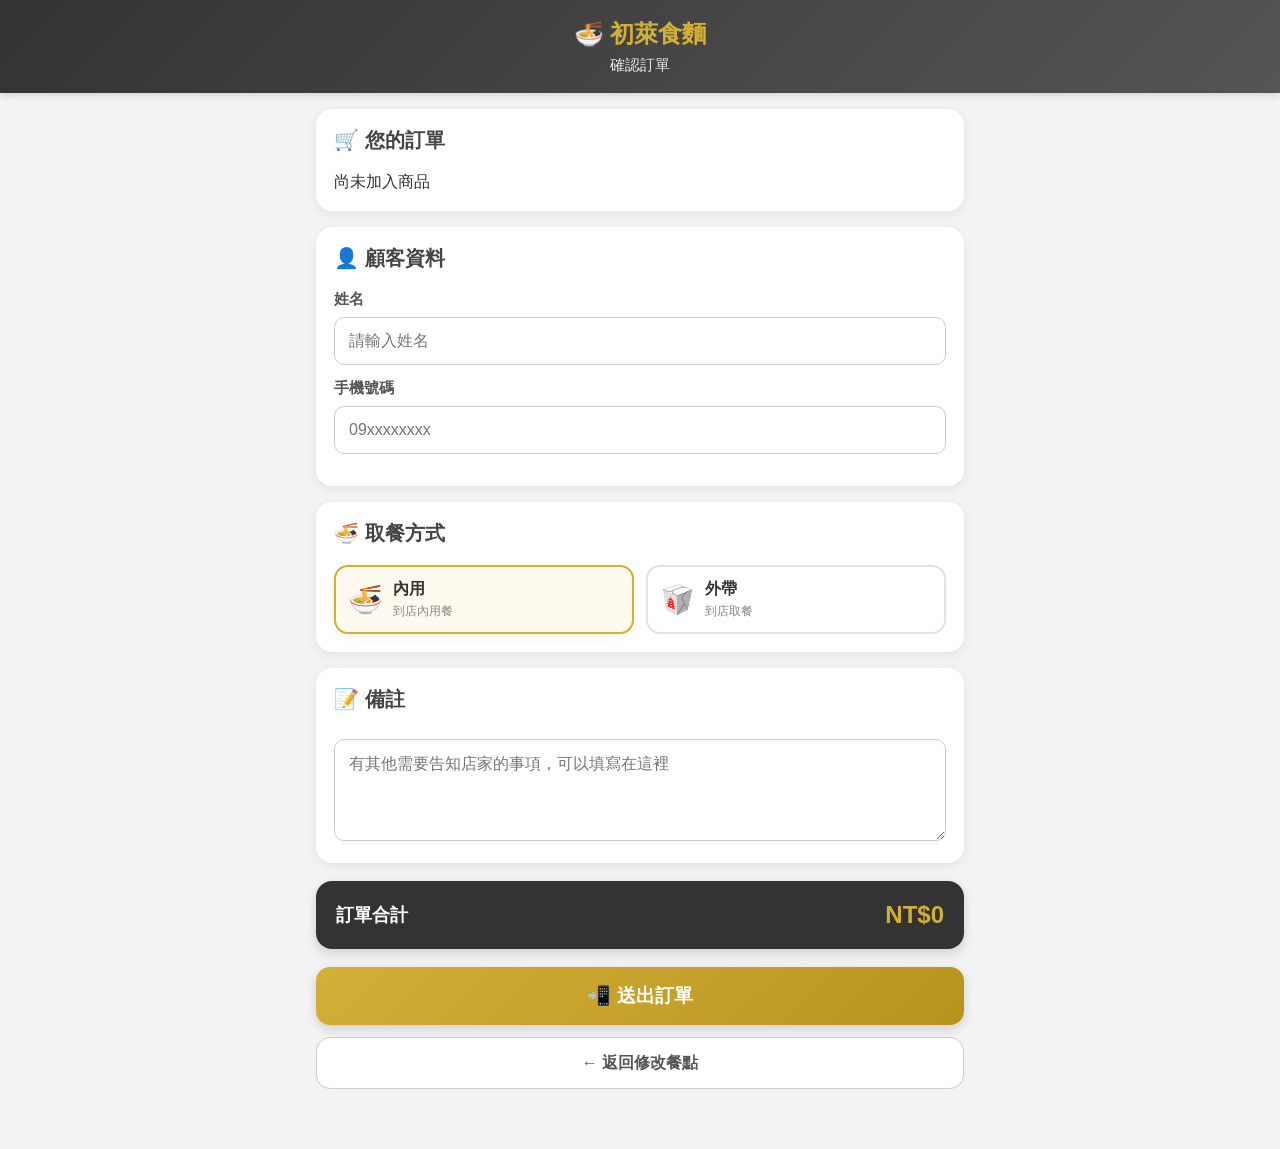
<file: checkout.html>
<!DOCTYPE html>
<html lang="zh-Hant">

<head>

<meta charset="UTF-8">

<meta
    name="viewport"
    content="width=device-width, initial-scale=1.0">

<title>初萊食麵｜確認訂單</title>

<link
    rel="stylesheet"
    href="css/style.css">

<link
    rel="stylesheet"
    href="css/checkout.css">

</head>


<body>


<!-- =========================
     頁首
========================= -->

<header class="page-header">

    <a
        href="index.html"
        class="brand-home">

        🍜 初萊食麵

    </a>

    <p>
        確認訂單
    </p>

</header>



<main class="checkout-page">


<!-- =========================
     歡迎回來
========================= -->

<section
    id="welcome-customer"
    class="welcome-customer"
    style="display:none;">

    👋 歡迎回來，

    <strong id="welcome-name"></strong>

</section>



<!-- =========================
     訂單內容
========================= -->

<section class="checkout-section">

    <h2>
        🛒 您的訂單
    </h2>


    <div id="order-list">

        尚未加入商品

    </div>

</section>



<!-- =========================
     顧客資料
========================= -->

<section class="checkout-section">

    <h2>
        👤 顧客資料
    </h2>


    <label>

        姓名

        <input
            type="text"
            id="customer-name"
            placeholder="請輸入姓名"
            autocomplete="name">

    </label>


    <label>

        手機號碼

        <input
            type="tel"
            id="customer-phone"
            placeholder="09xxxxxxxx"
            maxlength="10"
            inputmode="numeric"
            autocomplete="tel">

    </label>


    <div
        id="phone-error"
        class="form-error"
        style="display:none;">

        請輸入正確的手機號碼

    </div>

</section>



<!-- =========================
     取餐方式
========================= -->

<section class="checkout-section">

    <h2>
        🍜 取餐方式
    </h2>


    <div class="order-type-options">


        <label class="choice-card">

            <input
                type="radio"
                name="order-type"
                value="內用"
                checked>

            <span class="choice-card-icon">
                🍜
            </span>

            <span class="choice-card-text">

                <strong>
                    內用
                </strong>

                <small>
                    到店內用餐
                </small>

            </span>

        </label>



        <label class="choice-card">

            <input
                type="radio"
                name="order-type"
                value="外帶">

            <span class="choice-card-icon">
                🥡
            </span>

            <span class="choice-card-text">

                <strong>
                    外帶
                </strong>

                <small>
                    到店取餐
                </small>

            </span>

        </label>


    </div>

</section>



<!-- =========================
     外帶設定
========================= -->

<section
    id="takeout-options"
    class="checkout-section takeout-section"
    style="display:none;">

    <h2>
        🥡 外帶設定
    </h2>


    <!-- =========================
         取餐方式
    ========================= -->

    <h3>
        ⏰ 取餐時間
    </h3>


    <div class="pickup-type-options">


        <label class="pickup-card">

            <input
                type="radio"
                name="pickup-mode"
                value="最快取餐"
                checked>

            <span>

                🏃

            </span>

            <strong>

                最快取餐

            </strong>

            <small>

                店家會盡快準備

            </small>

        </label>



        <label class="pickup-card">

            <input
                type="radio"
                name="pickup-mode"
                value="預約取餐">

            <span>

                ⏰

            </span>

            <strong>

                預約取餐

            </strong>

            <small>

                自行選擇取餐時間

            </small>

        </label>


    </div>



    <!-- =========================
         預約時間
    ========================= -->

    <div
        id="reservation-time-area"
        class="reservation-time-area"
        style="display:none;">


        <label>

            📅 取餐日期

            <select id="pickup-date">

                <option value="">
                    請選擇日期
                </option>

            </select>

        </label>



        <label>

            ⏰ 取餐時間

            <select id="pickup-time">

                <option value="">
                    請選擇時間
                </option>

            </select>

        </label>


    </div>



    <!-- =========================
         餐具
    ========================= -->

    <h3>
        🍴 餐具
    </h3>


    <div class="tableware-options">


        <label class="choice-card small-card">

            <input
                type="radio"
                name="tableware"
                value="需要餐具"
                checked>

            <span>

                🍴

            </span>

            <strong>

                需要餐具

            </strong>

        </label>



        <label class="choice-card small-card">

            <input
                type="radio"
                name="tableware"
                value="不需要餐具">

            <span>

                ♻️

            </span>

            <strong>

                不需要餐具

            </strong>

        </label>


    </div>


</section>



<!-- =========================
     備註
========================= -->

<section class="checkout-section">

    <h2>
        📝 備註
    </h2>


    <textarea
        id="customer-note"
        rows="4"
        placeholder="有其他需要告知店家的事項，可以填寫在這裡"></textarea>

</section>



<!-- =========================
     總金額
========================= -->

<section class="checkout-total">

    <strong>
        訂單合計
    </strong>

    <span>
        NT$<b id="order-total">0</b>
    </span>

</section>



<!-- =========================
     送出訂單
========================= -->

<button
    type="button"
    id="submit-order-btn"
    class="submit-order-btn">

    📲 送出訂單

</button>



<!-- =========================
     返回修改
========================= -->

<button
    type="button"
    id="back-order-btn"
    class="back-order-btn">

    ← 返回修改餐點

</button>



<!-- =========================
     送單結果
========================= -->

<div
    id="submit-result"
    class="submit-result"
    style="display:none;">

</div>


</main>



<!-- =================================================
     訂單送出成功彈窗
================================================= -->

<div
    id="success-modal"
    class="success-modal"
    style="display:none;">


    <div class="success-modal-overlay">
    </div>


    <div
        class="success-modal-box"
        role="dialog"
        aria-modal="true">


        <div class="success-icon">

            🎉

        </div>


        <h2>

            訂單已送出成功！

        </h2>


        <p>

            感謝您選擇初萊食麵 ❤️

        </p>


        <p class="success-message">

            店家已收到您的訂單

        </p>


        <!-- 訂單摘要 -->

        <div
            id="success-order-summary"
            class="success-order-summary">

        </div>


        <button
            type="button"
            id="success-confirm-btn"
            class="success-confirm-btn">

            知道了

        </button>


    </div>

</div>



<script src="js/checkout.js"></script>

</body>

</html>
</file>
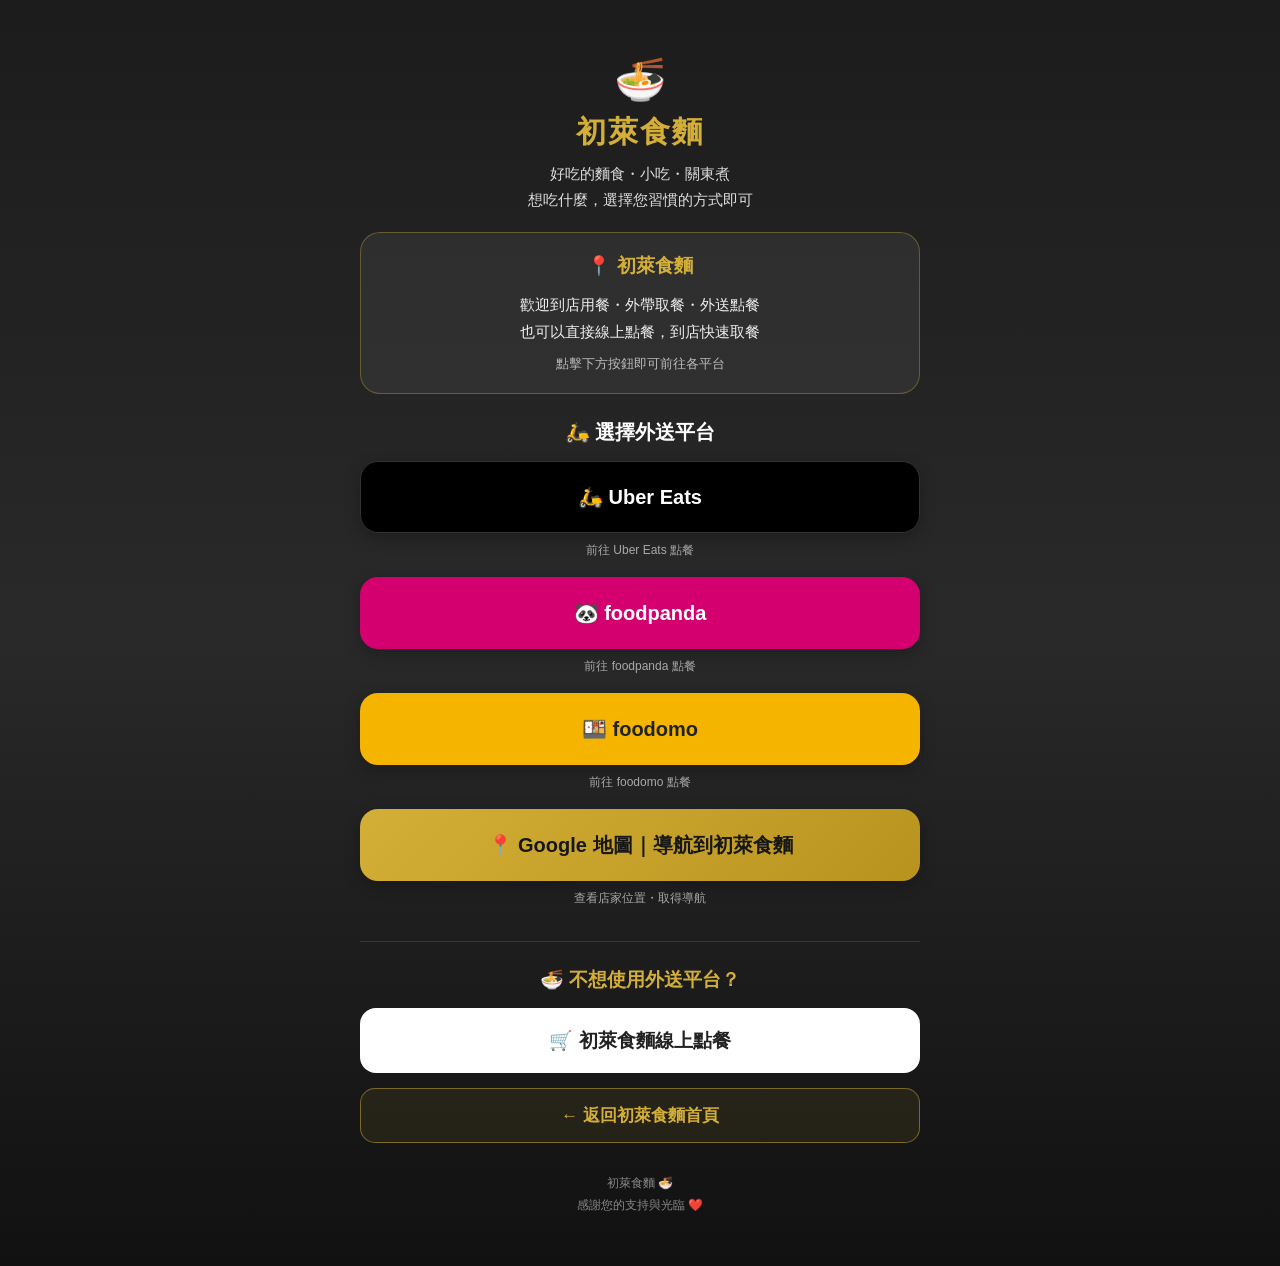
<file: delivery.html>
<!DOCTYPE html>
<html lang="zh-Hant">

<head>

<meta charset="UTF-8">

<meta
    name="viewport"
    content="width=device-width, initial-scale=1.0">

<title>初萊食麵｜外送與店家資訊</title>

<link
    rel="stylesheet"
    href="css/style.css">


<style>

/* ==================================================
   🍜 初萊食麵｜外送平台頁面
================================================== */

*{
    box-sizing:border-box;
}


body{

    margin:0;

    min-height:100vh;

    font-family:

        Arial,

        "Noto Sans TC",

        sans-serif;

    background:

        linear-gradient(

            180deg,

            #1c1c1c 0%,

            #292929 50%,

            #111 100%

        );

    color:#fff;

}


/* ==================================================
   📦 主容器
================================================== */

.delivery-page{

    width:100%;

    max-width:600px;

    min-height:100vh;

    margin:0 auto;

    padding:

        25px

        20px

        50px;

}


/* ==================================================
   🏷️ 頂部品牌
================================================== */

.delivery-brand{

    text-align:center;

    padding:

        10px

        0

        20px;

}


.delivery-logo{

    font-size:42px;

    margin-bottom:8px;

}


.delivery-brand h1{

    margin:

        0

        0

        8px;

    color:#d4af37;

    font-size:30px;

    letter-spacing:2px;

}


.delivery-brand p{

    margin:0;

    color:#ddd;

    font-size:15px;

    line-height:1.7;

}


/* ==================================================
   📍 店家資訊卡
================================================== */

.shop-info{

    background:

        rgba(

            255,

            255,

            255,

            0.06

        );

    border:

        1px solid

        rgba(

            212,

            175,

            55,

            0.35

        );

    border-radius:20px;

    padding:20px;

    margin-bottom:25px;

    text-align:center;

}


.shop-info-title{

    color:#d4af37;

    font-size:19px;

    font-weight:bold;

    margin-bottom:12px;

}


.shop-info-text{

    color:#eee;

    font-size:15px;

    line-height:1.8;

}


.shop-info-note{

    margin-top:10px;

    color:#bbb;

    font-size:13px;

}


/* ==================================================
   🛵 平台標題
================================================== */

.section-title{

    text-align:center;

    color:#fff;

    font-size:20px;

    margin:

        0

        0

        15px;

}


/* ==================================================
   🛵 外送平台區
================================================== */

.delivery-platforms{

    display:flex;

    flex-direction:column;

    gap:14px;

}


/* ==================================================
   🔘 共用按鈕
================================================== */

.delivery-platform{

    position:relative;

    display:flex;

    align-items:center;

    justify-content:center;

    min-height:72px;

    width:100%;

    padding:

        14px

        20px;

    border-radius:18px;

    text-decoration:none;

    font-size:20px;

    font-weight:bold;

    transition:

        transform

        0.2s ease,

        box-shadow

        0.2s ease,

        opacity

        0.2s ease;

    box-shadow:

        0

        5px

        15px

        rgba(

            0,

            0,

            0,

            0.25

        );

}


.delivery-platform:hover{

    transform:

        translateY(-2px);

    box-shadow:

        0

        8px

        20px

        rgba(

            0,

            0,

            0,

            0.35

        );

}


.delivery-platform:active{

    transform:

        scale(

            0.97

        );

}


/* ==================================================
   🛵 Uber Eats
================================================== */

.delivery-platform.uber{

    background:#000;

    color:#fff;

    border:

        1px solid

        #333;

}


/* ==================================================
   🐼 foodpanda
================================================== */

.delivery-platform.panda{

    background:#d50070;

    color:#fff;

}


/* ==================================================
   🍱 foodomo
================================================== */

.delivery-platform.foodmo{

    background:#f5b400;

    color:#222;

}


/* ==================================================
   📍 Google 地圖
================================================== */

.delivery-platform.google-map{

    background:

        linear-gradient(

            135deg,

            #d4af37,

            #b8941f

        );

    color:#171717;

}


/* ==================================================
   🔗 平台小提示
================================================== */

.platform-note{

    display:block;

    margin-top:

        -5px;

    margin-bottom:

        4px;

    text-align:center;

    color:#aaa;

    font-size:12px;

}


/* ==================================================
   🍜 線上點餐
================================================== */

.online-order{

    margin-top:30px;

    padding-top:25px;

    border-top:

        1px solid

        rgba(

            255,

            255,

            255,

            0.12

        );

}


.online-order-title{

    text-align:center;

    color:#d4af37;

    font-size:19px;

    font-weight:bold;

    margin-bottom:15px;

}


.online-order-btn{

    display:flex;

    align-items:center;

    justify-content:center;

    min-height:65px;

    width:100%;

    border-radius:16px;

    background:#fff;

    color:#222;

    text-decoration:none;

    font-size:19px;

    font-weight:bold;

    transition:

        transform

        0.2s ease;

}


.online-order-btn:active{

    transform:

        scale(

            0.97

        );

}


/* ==================================================
   🏠 返回首頁
================================================== */

.back-home{

    display:flex;

    align-items:center;

    justify-content:center;

    width:100%;

    min-height:55px;

    margin-top:15px;

    border:

        1px solid

        rgba(

            212,

            175,

            55,

            0.5

        );

    border-radius:15px;

    color:#d4af37;

    background:

        rgba(

            212,

            175,

            55,

            0.08

        );

    text-decoration:none;

    font-size:17px;

    font-weight:bold;

    transition:

        background

        0.2s ease,

        transform

        0.2s ease;

}


.back-home:active{

    transform:

        scale(

            0.97

        );

}


/* ==================================================
   📞 店家提醒
================================================== */

.delivery-footer{

    text-align:center;

    margin-top:30px;

    color:#888;

    font-size:12px;

    line-height:1.8;

}


/* ==================================================
   📱 手機版
================================================== */

@media(

    max-width:480px

){

    .delivery-page{

        padding:

            20px

            16px

            40px;

    }


    .delivery-logo{

        font-size:38px;

    }


    .delivery-brand h1{

        font-size:27px;

    }


    .delivery-platform{

        min-height:68px;

        font-size:19px;

    }

}


/* ==================================================
   💻 大螢幕
================================================== */

@media(

    min-width:700px

){

    .delivery-page{

        padding-top:45px;

    }

}

</style>

</head>


<body>


<main class="delivery-page">


<!-- ==================================================
     🍜 品牌標題
================================================== -->

<header class="delivery-brand">

    <div class="delivery-logo">

        🍜

    </div>


    <h1>

        初萊食麵

    </h1>


    <p>

        好吃的麵食・小吃・關東煮

        <br>

        想吃什麼，選擇您習慣的方式即可

    </p>

</header>



<!-- ==================================================
     📍 店家資訊
================================================== -->

<section class="shop-info">


    <div class="shop-info-title">

        📍 初萊食麵

    </div>


    <div class="shop-info-text">

        歡迎到店用餐・外帶取餐・外送點餐

        <br>

        也可以直接線上點餐，到店快速取餐

    </div>


    <div class="shop-info-note">

        點擊下方按鈕即可前往各平台

    </div>


</section>



<!-- ==================================================
     🛵 外送平台
================================================== -->

<section>


    <h2 class="section-title">

        🛵 選擇外送平台

    </h2>


    <div class="delivery-platforms">


        <!-- =========================================
             Uber Eats
        ========================================== -->

        <a

            class="delivery-platform uber"

            href="https://www.ubereats.com/tw/store/%E5%88%9D%E8%90%8A%E9%A3%9F%E9%BA%B5%7C%E5%A4%A7%E8%85%B8%E9%A6%99%E8%85%B8%E3%80%81%E9%97%9C%E6%9D%B1%E7%85%AE/9-pIirZHWkWxCprbnjgzBQ?diningMode=PICKUP&ps=1&sc=SEARCH_SUGGESTION"

            target="_blank"

            rel="noopener noreferrer">

            🛵 Uber Eats

        </a>


        <span class="platform-note">

            前往 Uber Eats 點餐

        </span>



        <!-- =========================================
             foodpanda
        ========================================== -->

        <a

            class="delivery-platform panda"

            href="https://foodpanda.com.tw/restaurant/o32y/chu-lai-shi-mian"

            target="_blank"

            rel="noopener noreferrer">

            🐼 foodpanda

        </a>


        <span class="platform-note">

            前往 foodpanda 點餐

        </span>



        <!-- =========================================
             foodomo
        ========================================== -->

        <a

            class="delivery-platform foodmo"

            href="https://www.foodomo.com/store?stid=163737&number=0903392687"

            target="_blank"

            rel="noopener noreferrer">

            🍱 foodomo

        </a>


        <span class="platform-note">

            前往 foodomo 點餐

        </span>



        <!-- =========================================
             Google 地圖
        ========================================== -->

        <a

            class="delivery-platform google-map"

            href="https://maps.app.goo.gl/u7re7YuqQW4EPbeF6?g_st=ic"

            target="_blank"

            rel="noopener noreferrer">

            📍 Google 地圖｜導航到初萊食麵

        </a>


        <span class="platform-note">

            查看店家位置・取得導航

        </span>


    </div>

</section>



<!-- ==================================================
     🍜 線上點餐
================================================== -->

<section class="online-order">


    <div class="online-order-title">

        🍜 不想使用外送平台？

    </div>


    <a

        href="order.html"

        class="online-order-btn">

        🛒 初萊食麵線上點餐

    </a>


</section>



<!-- ==================================================
     🏠 返回首頁
================================================== -->

<a

    href="index.html"

    class="back-home">

    ← 返回初萊食麵首頁

</a>



<!-- ==================================================
     📌 頁尾
================================================== -->

<footer class="delivery-footer">

    初萊食麵 🍜

    <br>

    感謝您的支持與光臨 ❤️

</footer>


</main>


</body>

</html>
</file>
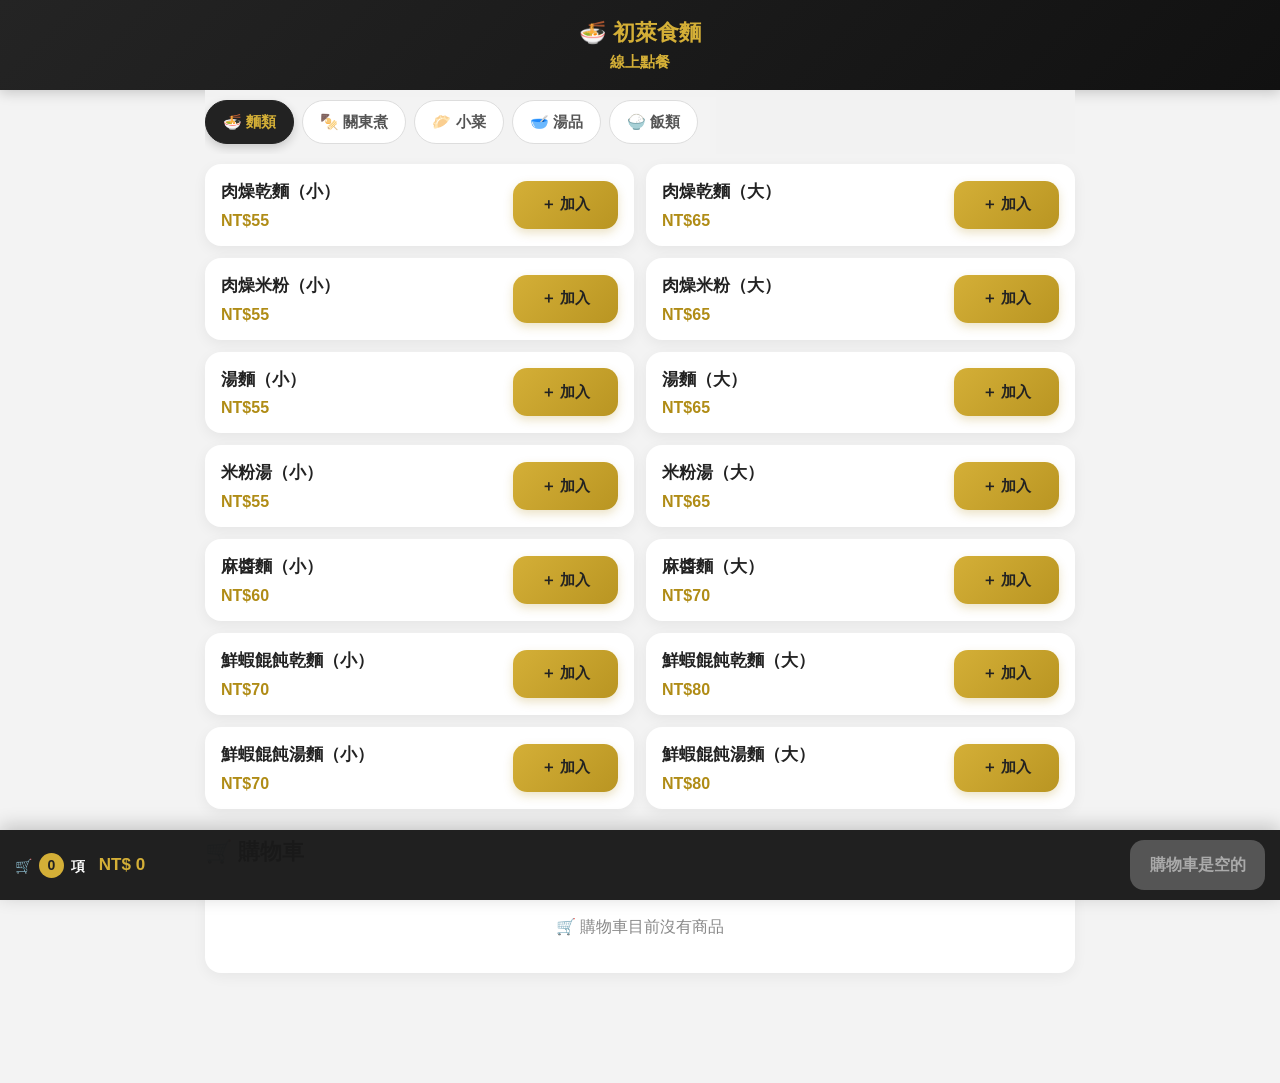
<file: order.html>
<!DOCTYPE html>
<html lang="zh-Hant">

<head>

<meta charset="UTF-8">

<meta
    name="viewport"
    content="width=device-width, initial-scale=1.0">

<title>初萊食麵｜線上點餐</title>

<link
    rel="stylesheet"
    href="css/style.css">

<link
    rel="stylesheet"
    href="css/order.css">

</head>


<body>


<!-- =========================
     頁首
========================= -->

<header class="page-header">

<a href="index.html" class="brand-home">🍜 初萊食麵</a>

    <p>線上點餐</p>

</header>


<main class="order-page">


<!-- =========================
     商品分類
========================= -->

<nav class="category-nav">

    <button
        type="button"
        data-category="麵類">

        🍜 麵類

    </button>


    <button
        type="button"
        data-category="關東煮">

        🍢 關東煮

    </button>


    <button
        type="button"
        data-category="小菜">

        🥟 小菜

    </button>


    <button
        type="button"
        data-category="湯類">

        🥣 湯品

    </button>


    <button
        type="button"
        data-category="其他">

        🍚 飯類

    </button>

</nav>



<!-- =========================
     商品區
========================= -->

<div id="menu"></div>



<!-- =========================
     浮動購物車
========================= -->

<div
    id="floating-cart"
    class="floating-cart">


    <div class="cart-left">


        <div class="cart-count">

            🛒

            <span id="cart-count">
                0
            </span>

            項

        </div>


        <div class="cart-total">

            NT$

            <span id="total">
                0
            </span>

        </div>


    </div>



    <button
        type="button"
        id="checkout-btn">

        前往結帳 →

    </button>


</div>



<!-- =========================
     購物車
========================= -->

<h2>
    🛒 購物車
</h2>


<div id="cart">

    尚未加入商品

</div>



</main>



<!-- =================================================
     客製化視窗
================================================= -->

<div
    id="customModal"
    class="modal">


    <div class="modal-box">


        <!-- 商品名稱 -->

        <h2 id="modalTitle">

            商品客製化

        </h2>



        <!-- =========================
             麵類／米粉共用選項
        ========================= -->

        <div id="noodleOption">


            <!-- =========================
                 麵條
                 只有麵類顯示
            ========================= -->

            <div id="noodleSelectArea">


                <h3>
                    🍜 麵條
                </h3>


                <label>

                    <input
                        type="radio"
                        name="noodle"
                        value="細麵">

                    細麵

                </label>


                <label>

                    <input
                        type="radio"
                        name="noodle"
                        value="粗麵">

                    粗麵

                </label>


            </div>



            <!-- =========================
                 辣度
            ========================= -->

            <h3>
                🌶 辣度
            </h3>


            <label>

                <input
                    type="radio"
                    name="spicy"
                    value="不辣">

                不辣

            </label>


            <label>

                <input
                    type="radio"
                    name="spicy"
                    value="小辣">

                小辣

            </label>


            <label>

                <input
                    type="radio"
                    name="spicy"
                    value="中辣">

                中辣

            </label>


            <label>

                <input
                    type="radio"
                    name="spicy"
                    value="大辣">

                大辣

            </label>



            <!-- =========================
                 客製化
            ========================= -->

            <h3>
                🥬 客製化
            </h3>


            <label>

                <input
                    type="checkbox"
                    id="noVegetable">

                不加菜

            </label>


            <label>

                <input
                    type="checkbox"
                    id="noOnion">

                不加蔥

            </label>


        </div>



        <!-- =========================
             關東煮
        ========================= -->

        <div
            id="odenOption"
            style="display:none;">


            <h3>
                🍢 醬料（可複選）
            </h3>


            <label>

                <input
                    type="checkbox"
                    name="sauce"
                    value="醬油膏">

                醬油膏

            </label>


            <label>

                <input
                    type="checkbox"
                    name="sauce"
                    value="番茄醬">

                番茄醬

            </label>


            <label>

                <input
                    type="checkbox"
                    name="sauce"
                    value="辣椒醬">

                辣椒醬

            </label>


            <label>

                <input
                    type="checkbox"
                    id="noSauce"
                    name="sauce"
                    value="都不加">

                都不加

            </label>


        </div>



        <!-- =========================
             數量
        ========================= -->

        <h3>
            數量
        </h3>


        <div class="modal-qty">


            <button
                type="button"
                onclick="changeModalQty(-1)">

                －

            </button>


            <span id="modalQty">

                1

            </span>


            <button
                type="button"
                onclick="changeModalQty(1)">

                ＋

            </button>


        </div>



        <!-- =========================
             加入購物車
        ========================= -->

        <button
            type="button"
            class="add-cart-btn"
            onclick="confirmCustom()">

            🛒 加入購物車

        </button>



        <!-- =========================
             取消
        ========================= -->

        <button
            type="button"
            class="cancel-btn"
            onclick="closeModal()">

            取消

        </button>


    </div>

</div>



<!-- =========================
     JS
========================= -->

<script src="js/menu.js"></script>

<script src="js/order.js"></script>


</body>

</html>
</file>
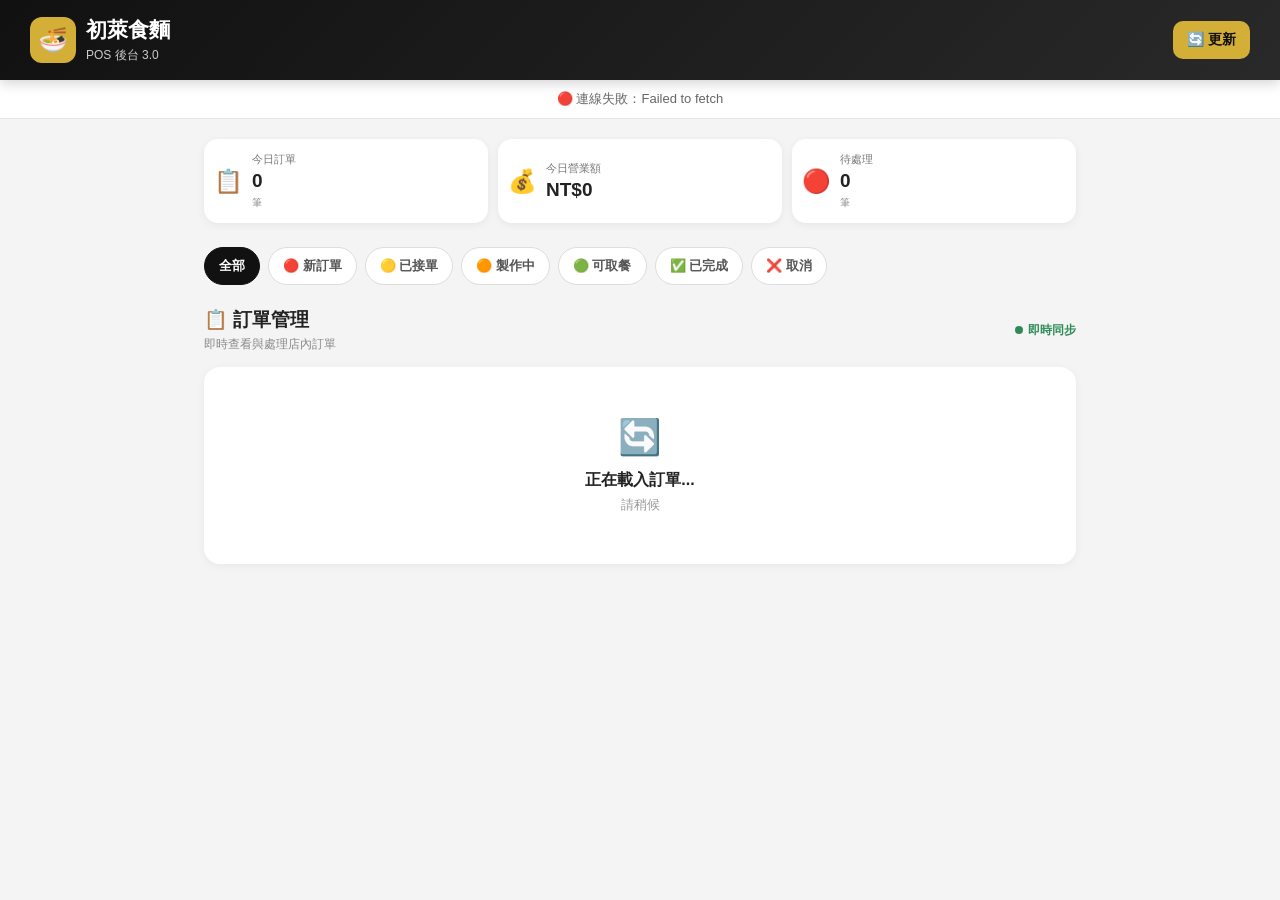
<file: pos.html>
<!DOCTYPE html>
<html lang="zh-Hant">

<head>

<meta charset="UTF-8">

<meta
    name="viewport"
    content="width=device-width, initial-scale=1.0">

<meta
    name="theme-color"
    content="#111111">

<title>
    初萊食麵｜POS 3.0
</title>

<link
    rel="stylesheet"
    href="css/pos.css">

</head>


<body>


<!-- ==================================================
頂部
================================================== -->

<header class="pos-header">

    <div class="brand-area">

        <div class="brand-icon">
            🍜
        </div>

        <div>

            <h1>
                初萊食麵
            </h1>

            <p>
                POS 後台 3.0
            </p>

        </div>

    </div>


    <button
        id="refresh-btn"
        class="refresh-btn"
        type="button">

        🔄 更新

    </button>

</header>



<!-- ==================================================
系統連線狀態
================================================== -->

<div
    id="system-status"
    class="system-status">

    🔄 正在連線 POS 系統...

</div>



<!-- ==================================================
今日營業統計
================================================== -->

<section class="stats-grid">


    <div class="stat-card">

        <div class="stat-icon">
            📋
        </div>

        <div class="stat-info">

            <span>
                今日訂單
            </span>

            <strong id="today-order-count">
                0
            </strong>

            <small>
                筆
            </small>

        </div>

    </div>



    <div class="stat-card">

        <div class="stat-icon">
            💰
        </div>

        <div class="stat-info">

            <span>
                今日營業額
            </span>

            <strong id="today-total">
                NT$0
            </strong>

        </div>

    </div>



    <div class="stat-card">

        <div class="stat-icon">
            🔴
        </div>

        <div class="stat-info">

            <span>
                待處理
            </span>

            <strong id="pending-count">
                0
            </strong>

            <small>
                筆
            </small>

        </div>

    </div>


</section>



<!-- ==================================================
訂單狀態篩選
================================================== -->

<section class="filter-section">


    <button
        class="filter-btn active"
        data-filter="全部"
        type="button">

        全部

    </button>


    <button
        class="filter-btn"
        data-filter="新訂單"
        type="button">

        🔴 新訂單

    </button>


    <button
        class="filter-btn"
        data-filter="已接單"
        type="button">

        🟡 已接單

    </button>


    <button
        class="filter-btn"
        data-filter="製作中"
        type="button">

        🟠 製作中

    </button>


    <button
        class="filter-btn"
        data-filter="可取餐"
        type="button">

        🟢 可取餐

    </button>


    <button
        class="filter-btn"
        data-filter="已完成"
        type="button">

        ✅ 已完成

    </button>


    <button
        class="filter-btn"
        data-filter="取消"
        type="button">

        ❌ 取消

    </button>


</section>



<!-- ==================================================
訂單區
================================================== -->

<main class="main-content">


    <div class="section-title">

        <div>

            <h2>
                📋 訂單管理
            </h2>

            <p>
                即時查看與處理店內訂單
            </p>

        </div>


        <div class="live-indicator">

            <span></span>

            即時同步

        </div>

    </div>



    <!-- 訂單列表 -->

    <div
        id="orders-container"
        class="orders-container">


        <div class="loading-card">

            <div class="loading-icon">
                🔄
            </div>

            <p>
                正在載入訂單...
            </p>

            <small>
                請稍候
            </small>

        </div>


    </div>


</main>



<!-- ==================================================
訂單詳細 Modal
================================================== -->

<div
    id="order-modal"
    class="modal">


    <div class="modal-box">


        <!-- Modal 頂部 -->

        <div class="modal-header">


            <div>

                <h2>
                    📋 訂單詳細
                </h2>

                <p>
                    查看完整訂單資訊
                </p>

            </div>


            <button
                id="close-modal"
                class="close-modal"
                type="button">

                ✕

            </button>


        </div>



        <!-- 訂單詳細內容 -->

        <div
            id="order-detail"
            class="order-detail">

        </div>


    </div>


</div>



<!-- ==================================================
JavaScript
================================================== -->

<script
    src="js/pos.js">

</script>


</body>

</html>
</file>
<file: css/style.css>
/* =========================================================
   🍜 初萊食麵｜style.css
   官方首頁完整美化版
========================================================= */


/* =========================================================
   基本設定
========================================================= */

* {
    box-sizing: border-box;
}

html {
    scroll-behavior: smooth;
}

body {
    margin: 0;

    background:
        #ededed;

    color:
        #333;

    font-family:
        -apple-system,
        BlinkMacSystemFont,
        "Noto Sans TC",
        "Microsoft JhengHei",
        Arial,
        sans-serif;
}


/* =========================================================
   Hero 首頁
========================================================= */

.hero {
    position: relative;

    min-height: 620px;

    padding:
        55px
        20px
        45px;

    text-align: center;

    background:
        linear-gradient(
            145deg,
            #292929,
            #111
        );

    color: #fff;

    overflow: hidden;
}

.hero::before {
    content: "";

    position: absolute;

    width: 350px;
    height: 350px;

    top: -180px;
    right: -130px;

    border-radius: 50%;

    background:
        rgba(
            212,
            175,
            55,
            .08
        );
}

.hero::after {
    content: "";

    position: absolute;

    width: 280px;
    height: 280px;

    bottom: -150px;
    left: -120px;

    border-radius: 50%;

    background:
        rgba(
            212,
            175,
            55,
            .06
        );
}


/* =========================================================
   Logo
========================================================= */

.logo {
    position: relative;
    z-index: 2;

    display: block;

    width:
        min(
            180px,
            55vw
        );

    height:
        min(
            180px,
            55vw
        );

    margin:
        0
        auto
        15px;

    object-fit: cover;

    border-radius: 50%;

    border:
        4px
        solid
        #d4af37;

    box-shadow:
        0
        8px
        30px
        rgba(
            0,
            0,
            0,
            .35
        );
}


/* =========================================================
   店名
========================================================= */

.hero h1 {
    position: relative;
    z-index: 2;

    margin:
        10px
        0
        8px;

    color:
        #d4af37;

    font-size:
        clamp(
            34px,
            9vw,
            58px
        );

    font-weight:
        900;

    letter-spacing:
        5px;
}


/* =========================================================
   標語
========================================================= */

.slogan {
    position: relative;
    z-index: 2;

    margin:
        0
        0
        22px;

    color:
        #eee;

    font-size:
        16px;

    letter-spacing:
        3px;
}


/* =========================================================
   營業狀態
========================================================= */

.status {
    position: relative;
    z-index: 2;

    display: inline-block;

    margin:
        5px
        4px;

    padding:
        9px
        15px;

    border-radius:
        999px;

    background:
        rgba(
            255,
            255,
            255,
            .08
        );

    color:
        #eee;

    font-size:
        14px;

    font-weight:
        700;
}

.wait {
    position: relative;
    z-index: 2;

    display: inline-block;

    margin:
        5px
        4px;

    padding:
        9px
        15px;

    border-radius:
        999px;

    background:
        rgba(
            212,
            175,
            55,
            .12
        );

    color:
        #d4af37;

    font-size:
        14px;

    font-weight:
        700;
}


/* =========================================================
   🍜 開始點餐
========================================================= */

.order-btn {
    position: relative;
    z-index: 2;

    display: flex;

    align-items: center;
    justify-content: center;

    width:
        min(
            500px,
            100%
        );

    min-height:
        58px;

    margin:
        25px
        auto
        12px;

    border-radius:
        16px;

    background:
        linear-gradient(
            135deg,
            #d4af37,
            #b99522
        );

    color:
        #222;

    text-decoration:
        none;

    font-size:
        19px;

    font-weight:
        900;

    box-shadow:
        0
        7px
        20px
        rgba(
            212,
            175,
            55,
            .25
        );

    transition:
        transform .2s,
        box-shadow .2s;
}

.order-btn:hover {
    transform:
        translateY(-2px);

    box-shadow:
        0
        10px
        25px
        rgba(
            212,
            175,
            55,
            .35
        );
}

.order-btn:active {
    transform:
        scale(.96);
}


/* =========================================================
   🛵 外送平台
========================================================= */

.bigbtn.delivery {
    position: relative;
    z-index: 2;

    display: flex;

    align-items: center;
    justify-content: center;

    width:
        min(
            500px,
            100%
        );

    min-height:
        54px;

    margin:
        10px
        auto
        20px;

    padding:
        0
        20px;

    border:
        1px
        solid
        rgba(
            212,
            175,
            55,
            .5
        );

    border-radius:
        16px;

    background:
        rgba(
            255,
            255,
            255,
            .08
        );

    color:
        #fff;

    text-decoration:
        none;

    font-size:
        17px;

    font-weight:
        800;

    transition:
        background .2s,
        transform .2s,
        border .2s;
}

.bigbtn.delivery:hover {
    background:
        rgba(
            212,
            175,
            55,
            .15
        );

    border-color:
        #d4af37;

    transform:
        translateY(-2px);
}

.bigbtn.delivery:active {
    transform:
        scale(.96);
}


/* =========================================================
   快速連結
========================================================= */

.quick-links {
    position: relative;
    z-index: 2;

    display:
        grid;

    grid-template-columns:
        repeat(
            2,
            minmax(
                0,
                1fr
            )
        );

    gap:
        10px;

    width:
        min(
            500px,
            100%
        );

    margin:
        0
        auto;
}

.quick-links a {
    display:
        flex;

    align-items:
        center;

    justify-content:
        center;

    min-height:
        50px;

    padding:
        8px
        10px;

    border:
        1px
        solid
        rgba(
            255,
            255,
            255,
            .15
        );

    border-radius:
        13px;

    background:
        rgba(
            255,
            255,
            255,
            .06
        );

    color:
        #eee;

    text-decoration:
        none;

    font-size:
        14px;

    font-weight:
        700;

    transition:
        background .2s,
        transform .2s,
        border .2s;
}

.quick-links a:hover {
    background:
        rgba(
            212,
            175,
            55,
            .12
        );

    border-color:
        rgba(
            212,
            175,
            55,
            .6
        );

    transform:
        translateY(-2px);
}

.quick-links a:active {
    transform:
        scale(.95);
}


/* =========================================================
   招牌商品
========================================================= */

.featured-menu {
    max-width:
        1000px;

    margin:
        0
        auto;

    padding:
        45px
        20px;
}

.featured-menu h2 {
    margin:
        0
        0
        25px;

    text-align:
        center;

    color:
        #222;

    font-size:
        26px;
}


/* =========================================================
   商品 Grid
========================================================= */

.menu-grid {
    display:
        grid;

    grid-template-columns:
        repeat(
            3,
            minmax(
                0,
                1fr
            )
        );

    gap:
        20px;
}

.menu-card {
    overflow:
        hidden;

    border-radius:
        18px;

    background:
        #fff;

    box-shadow:
        0
        5px
        18px
        rgba(
            0,
            0,
            0,
            .08
        );

    transition:
        transform .2s,
        box-shadow .2s;
}

.menu-card:hover {
    transform:
        translateY(
            -4px
        );

    box-shadow:
        0
        10px
        25px
        rgba(
            0,
            0,
            0,
            .12
        );
}

.menu-card img {
    display:
        block;

    width:
        100%;

    aspect-ratio:
        1 / 1;

    object-fit:
        cover;
}

.menu-card h3 {
    margin:
        15px
        15px
        5px;

    color:
        #222;

    font-size:
        18px;
}

.menu-card p {
    margin:
        0
        15px;

    color:
        #777;

    font-size:
        14px;
}

.price {
    margin:
        12px
        15px
        18px;

    color:
        #b08c16;

    font-size:
        17px;

    font-weight:
        900;
}


/* =========================================================
   公告
========================================================= */

.notice {
    max-width:
        900px;

    margin:
        0
        auto
        40px;

    padding:
        25px
        20px;
}

.notice h2 {
    margin:
        0
        0
        15px;

    text-align:
        center;

    font-size:
        23px;
}

#notice {
    padding:
        18px;

    border:
        1px
        solid
        #ead9a2;

    border-radius:
        15px;

    background:
        #faf7ed;

    color:
        #555;

    text-align:
        center;

    line-height:
        1.8;
}


/* =========================================================
   Footer
========================================================= */

.footer {
    padding:
        35px
        20px;

    background:
        #222;

    color:
        #bbb;

    text-align:
        center;
}

.footer h3 {
    margin:
        0
        0
        15px;

    color:
        #d4af37;

    font-size:
        22px;
}

.footer p {
    margin:
        8px
        0;

    font-size:
        14px;
}


/* =========================================================
   LINE 浮動按鈕
========================================================= */

.line-float {
    position:
        fixed;

    right:
        20px;

    bottom:
        25px;

    z-index:
        1000;

    display:
        flex;

    align-items:
        center;

    justify-content:
        center;

    width:
        56px;

    height:
        56px;

    border-radius:
        50%;

    background:
        #06c755;

    color:
        #fff;

    text-decoration:
        none;

    font-size:
        27px;

    box-shadow:
        0
        5px
        18px
        rgba(
            0,
            0,
            0,
            .25
        );

    transition:
        transform .2s;
}

.line-float:hover {
    transform:
        scale(
            1.08
        );
}

.line-float:active {
    transform:
        scale(
            .92
        );
}


/* =========================================================
   平板
========================================================= */

@media (
    max-width:
    700px
) {

    .hero {
        padding:
            40px
            18px
            35px;
    }

    .menu-grid {
        grid-template-columns:
            repeat(
                2,
                minmax(
                    0,
                    1fr
                )
            );
    }

}


/* =========================================================
   手機
========================================================= */

@media (
    max-width:
    500px
) {

    .hero {
        min-height:
            auto;

        padding:
            35px
            15px
            35px;
    }

    .logo {
        width:
            150px;

        height:
            150px;
    }

    .hero h1 {
        font-size:
            34px;

        letter-spacing:
            3px;
    }

    .slogan {
        font-size:
            14px;
    }

    .order-btn {
        min-height:
            56px;

        font-size:
            18px;
    }

    .bigbtn.delivery {
        min-height:
            54px;

        font-size:
            16px;
    }

    .quick-links {
        gap:
            8px;
    }

    .quick-links a {
        min-height:
            48px;

        padding:
            7px;

        font-size:
            13px;
    }

    .featured-menu {
        padding:
            35px
            15px;
    }

    .featured-menu h2 {
        font-size:
            23px;
    }

    .menu-grid {
        grid-template-columns:
            1fr;

        gap:
            15px;
    }

    .menu-card {
        display:
            grid;

        grid-template-columns:
            120px
            1fr;

        align-items:
            center;
    }

    .menu-card img {
        width:
            120px;

        height:
            120px;
    }

    .menu-card h3 {
        margin:
            0
            15px
            5px;
    }

    .menu-card p {
        margin:
            0
            15px;
    }

    .price {
        margin:
            10px
            15px;
    }

    .notice {
        padding:
            25px
            15px;
    }

    .line-float {
        right:
            15px;

        bottom:
            15px;

        width:
            54px;

        height:
            54px;
    }

}


/* =========================================================
   超小手機
========================================================= */

@media (
    max-width:
    380px
) {

    .quick-links {
        grid-template-columns:
            1fr;
    }

    .quick-links a {
        min-height:
            46px;
    }

}
</file>
<file: css/checkout.css>
/* =========================================
   初萊食麵 V3
   checkout.css
   手機版結帳頁優化
========================================= */


/* =========================================
   基本設定
========================================= */

* {
    box-sizing: border-box;
}


body {
    margin: 0;
    padding: 0 0 40px;

    background: #f3f3f3;

    color: #333;

    font-family:
        -apple-system,
        BlinkMacSystemFont,
        "Segoe UI",
        "Noto Sans TC",
        Arial,
        sans-serif;
}


/* =========================================
   頁首
========================================= */

.page-header {

    position: relative;

    padding: 18px 16px;

    text-align: center;

    background:
        linear-gradient(
            135deg,
            #333,
            #555
        );

    color: #fff;

    box-shadow:
        0 2px 8px
        rgba(0,0,0,0.15);

}


.page-header .brand-home {

    display: block;

    color: #d4af37;

    font-size: 24px;

    font-weight: 800;

    text-decoration: none;

}


.page-header p {

    margin: 6px 0 0;

    font-size: 15px;

    color: #eee;

}


/* =========================================
   主內容
========================================= */

.checkout-page {

    width: 100%;

    max-width: 680px;

    margin: 0 auto;

    padding: 16px;

}


/* =========================================
   歡迎回來
========================================= */

.welcome-customer {

    margin-bottom: 16px;

    padding: 16px;

    border-radius: 14px;

    background:
        linear-gradient(
            135deg,
            #fff9e6,
            #fff
        );

    border:
        1px solid
        #e3c45c;

    color: #555;

    font-size: 16px;

    box-shadow:
        0 3px 10px
        rgba(0,0,0,0.06);

}


.welcome-customer strong {

    color: #b08b00;

    font-size: 18px;

}


/* =========================================
   區塊
========================================= */

.checkout-section {

    margin-bottom: 16px;

    padding: 18px;

    background: #fff;

    border-radius: 16px;

    box-shadow:
        0 3px 12px
        rgba(0,0,0,0.07);

}


.checkout-section h2 {

    margin:
        0 0 18px;

    color: #444;

    font-size: 20px;

}


.checkout-section h3 {

    margin:
        18px 0 12px;

    font-size: 17px;

    color: #555;

}


/* =========================================
   訂單商品
========================================= */

.checkout-item {

    display: flex;

    align-items: flex-start;

    justify-content: space-between;

    gap: 12px;

    padding:
        14px 0;

    border-bottom:
        1px solid
        #eee;

}


.checkout-item:last-child {

    border-bottom: none;

}


.checkout-item strong {

    font-size: 16px;

}


.checkout-item > strong {

    white-space: nowrap;

    color: #b08b00;

}


.order-options {

    margin:
        5px 0;

    color: #777;

    font-size: 13px;

}


.checkout-total-row {

    display: flex;

    justify-content: space-between;

    padding-top: 14px;

    font-size: 19px;

    color: #333;

}


/* =========================================
   表單標籤
========================================= */

.checkout-section label:not(.choice-card):not(.pickup-card) {

    display: block;

    margin-bottom: 14px;

    font-size: 15px;

    font-weight: 600;

    color: #555;

}


/* =========================================
   輸入框
========================================= */

input[type="text"],
input[type="tel"],
select,
textarea {

    width: 100%;

    margin-top: 8px;

    padding:
        14px;

    border:
        1px solid
        #ccc;

    border-radius: 10px;

    background: #fff;

    color: #333;

    font-size: 16px;

    outline: none;

    transition:
        border-color 0.2s,
        box-shadow 0.2s;

}


input[type="text"]:focus,
input[type="tel"]:focus,
select:focus,
textarea:focus {

    border-color:
        #d4af37;

    box-shadow:
        0 0 0 3px
        rgba(
            212,
            175,
            55,
            0.15
        );

}


textarea {

    resize: vertical;

    min-height: 100px;

}


/* =========================================
   電話錯誤
========================================= */

.form-error {

    margin-top: -5px;

    margin-bottom: 8px;

    color: #d93025;

    font-size: 14px;

    font-weight: 600;

}


/* =========================================
   內用／外帶
========================================= */

.order-type-options {

    display: grid;

    grid-template-columns:
        repeat(2, 1fr);

    gap: 12px;

}


.choice-card {

    position: relative;

    display: flex;

    align-items: center;

    gap: 10px;

    min-height: 68px;

    padding: 12px;

    border:
        2px solid
        #e3e3e3;

    border-radius: 14px;

    background: #fff;

    cursor: pointer;

    transition:
        all 0.2s;

}


.choice-card:has(
    input:checked
) {

    border-color:
        #d4af37;

    background:
        #fffaf0;

    box-shadow:
        0 3px 10px
        rgba(
            212,
            175,
            55,
            0.15
        );

}


.choice-card input {

    position: absolute;

    opacity: 0;

}


.choice-card-icon {

    font-size: 28px;

}


.choice-card-text {

    display: flex;

    flex-direction: column;

    gap: 3px;

}


.choice-card-text strong {

    font-size: 16px;

}


.choice-card-text small {

    color: #888;

    font-size: 12px;

}


/* =========================================
   外帶設定
========================================= */

.takeout-section {

    border:
        2px solid
        #f0df9b;

    background:
        linear-gradient(
            180deg,
            #fffdf5,
            #fff
        );

}


/* =========================================
   取餐方式
========================================= */

.pickup-type-options {

    display: grid;

    grid-template-columns:
        repeat(2, 1fr);

    gap: 12px;

}


.pickup-card {

    position: relative;

    display: flex;

    flex-direction: column;

    align-items: center;

    justify-content: center;

    gap: 5px;

    min-height: 120px;

    padding: 14px;

    border:
        2px solid
        #e3e3e3;

    border-radius: 14px;

    background: #fff;

    text-align: center;

    cursor: pointer;

    transition:
        all 0.2s;

}


.pickup-card:has(
    input:checked
) {

    border-color:
        #d4af37;

    background:
        #fffaf0;

    box-shadow:
        0 3px 10px
        rgba(
            212,
            175,
            55,
            0.15
        );

}


.pickup-card input {

    position: absolute;

    opacity: 0;

}


.pickup-card span {

    font-size: 30px;

}


.pickup-card strong {

    font-size: 16px;

}


.pickup-card small {

    color: #888;

    font-size: 12px;

}


/* =========================================
   預約時間
========================================= */

.reservation-time-area {

    margin-top: 16px;

    padding: 14px;

    border-radius: 12px;

    background: #f8f8f8;

}


.reservation-time-area label {

    margin-bottom: 14px !important;

}


.reservation-time-area label:last-child {

    margin-bottom: 0 !important;

}


/* =========================================
   餐具
========================================= */

.tableware-options {

    display: grid;

    grid-template-columns:
        repeat(2, 1fr);

    gap: 10px;

}


.small-card {

    min-height: 58px;

    justify-content: center;

}


.small-card span {

    font-size: 22px;

}


/* =========================================
   總金額
========================================= */

.checkout-total {

    display: flex;

    align-items: center;

    justify-content: space-between;

    margin:
        18px 0;

    padding:
        20px;

    border-radius: 16px;

    background: #333;

    color: #fff;

    box-shadow:
        0 4px 12px
        rgba(0,0,0,0.15);

}


.checkout-total strong {

    font-size: 18px;

}


.checkout-total span {

    color: #d4af37;

    font-size: 24px;

    font-weight: 800;

}


/* =========================================
   送出訂單
========================================= */

.submit-order-btn {

    display: block;

    width: 100%;

    min-height: 58px;

    margin-top: 12px;

    padding:
        14px 20px;

    border: none;

    border-radius: 14px;

    background:
        linear-gradient(
            135deg,
            #d4af37,
            #b8941f
        );

    color: #fff;

    font-size: 19px;

    font-weight: 800;

    cursor: pointer;

    box-shadow:
        0 4px 12px
        rgba(
            0,
            0,
            0,
            0.15
        );

    transition:
        transform 0.15s,
        opacity 0.15s;

}


.submit-order-btn:active {

    transform:
        scale(0.98);

}


.submit-order-btn:disabled {

    opacity: 0.6;

    cursor: not-allowed;

}


/* =========================================
   返回修改
========================================= */

.back-order-btn {

    display: block;

    width: 100%;

    min-height: 52px;

    margin-top: 12px;

    padding:
        12px 20px;

    border:
        1px solid
        #ccc;

    border-radius: 14px;

    background: #fff;

    color: #555;

    font-size: 16px;

    font-weight: 600;

    cursor: pointer;

}


.back-order-btn:active {

    background: #f3f3f3;

}


/* =========================================
   原本送單結果
========================================= */

.submit-result {

    margin-top: 20px;

}


/* =========================================
   成功彈窗
========================================= */

.success-modal {

    position: fixed;

    inset: 0;

    z-index: 9999;

}


.success-modal-overlay {

    position: absolute;

    inset: 0;

    background:
        rgba(
            0,
            0,
            0,
            0.65
        );

    backdrop-filter:
        blur(3px);

}


.success-modal-box {

    position: absolute;

    top: 50%;

    left: 50%;

    width:
        calc(
            100% - 32px
        );

    max-width: 420px;

    max-height:
        calc(
            100vh - 40px
        );

    overflow-y: auto;

    padding:
        28px 22px;

    transform:
        translate(
            -50%,
            -50%
        );

    border-radius: 20px;

    background: #fff;

    text-align: center;

    box-shadow:
        0 15px 50px
        rgba(
            0,
            0,
            0,
            0.3
        );

    animation:
        successPopup
        0.25s
        ease-out;

}


@keyframes successPopup {

    from {

        opacity: 0;

        transform:
            translate(
                -50%,
                -46%
            )
            scale(0.95);

    }

    to {

        opacity: 1;

        transform:
            translate(
                -50%,
                -50%
            )
            scale(1);

    }

}


.success-icon {

    font-size: 56px;

    margin-bottom: 8px;

}


.success-modal-box h2 {

    margin:
        0 0 10px;

    color: #333;

    font-size: 24px;

}


.success-modal-box p {

    margin:
        8px 0;

    color: #666;

}


.success-message {

    font-weight: 600;

    color: #444 !important;

}


/* =========================================
   成功訂單摘要
========================================= */

.success-order-summary {

    margin:
        18px 0;

    padding:
        14px;

    border-radius: 12px;

    background: #f7f7f7;

    text-align: left;

    color: #555;

    font-size: 15px;

    line-height: 1.8;

}


.success-order-summary strong {

    color: #b08b00;

}


/* =========================================
   成功確認按鈕
========================================= */

.success-confirm-btn {

    width: 100%;

    min-height: 52px;

    padding:
        12px 20px;

    border: none;

    border-radius: 13px;

    background:
        linear-gradient(
            135deg,
            #d4af37,
            #b8941f
        );

    color: #fff;

    font-size: 17px;

    font-weight: 800;

    cursor: pointer;

}


/* =========================================
   手機版
========================================= */

@media (
    max-width: 600px
) {


    .checkout-page {

        padding:
            12px;

    }


    .checkout-section {

        padding:
            16px;

        border-radius:
            14px;

    }


    .page-header {

        padding:
            16px 12px;

    }


    .page-header .brand-home {

        font-size:
            22px;

    }


    .order-type-options,
    .pickup-type-options,
    .tableware-options {

        gap:
            10px;

    }


    .choice-card {

        min-height:
            72px;

        padding:
            10px;

    }


    .pickup-card {

        min-height:
            125px;

    }


    .submit-order-btn {

        min-height:
            60px;

        font-size:
            20px;

    }


    .back-order-btn {

        min-height:
            54px;

    }


    .success-modal-box {

        padding:
            24px 18px;

    }


}


/* =========================================
   超小螢幕
========================================= */

@media (
    max-width: 380px
) {


    .checkout-page {

        padding:
            10px;

    }


    .checkout-section {

        padding:
            14px;

    }


    .choice-card-text small {

        display:
            none;

    }


    .pickup-card small {

        display:
            none;

    }


    .success-modal-box h2 {

        font-size:
            21px;

    }

}
</file>
<file: css/order.css>
/* =========================================================
   🍜 初萊食麵｜order.css
   線上點餐頁面完整美化版

   配合：
   order.html
   order.js
   menu.js

   功能：
   1. 商品分類
   2. 商品卡片
   3. 加入購物車按鈕
   4. 購物車
   5. 數量 +/- 按鈕
   6. 刪除按鈕
   7. 浮動購物車
   8. 客製化 Modal
   9. 手機版優化
========================================================= */


/* =========================================================
   基本設定
========================================================= */

* {
    box-sizing: border-box;
}

html {
    scroll-behavior: smooth;
}

body {
    margin: 0;
    padding: 0 0 110px;
    background: #f3f3f3;
    color: #333;
    font-family:
        -apple-system,
        BlinkMacSystemFont,
        "Noto Sans TC",
        "Microsoft JhengHei",
        Arial,
        sans-serif;
}


/* =========================================================
   頁首
========================================================= */

.page-header {
    position: relative;
    padding: 18px 20px;
    background: linear-gradient(
        135deg,
        #242424,
        #111
    );
    color: #fff;
    text-align: center;
    box-shadow:
        0 3px 12px rgba(0,0,0,.18);
}

.page-header p {
    margin: 5px 0 0;
    color: #d4af37;
    font-size: 15px;
    font-weight: 700;
}

.brand-home {
    display: inline-block;
    color: #d4af37;
    text-decoration: none;
    font-size: 22px;
    font-weight: 900;
}


/* =========================================================
   歡迎回來
========================================================= */

.welcome-section {
    max-width: 900px;
    margin: 18px auto;
    padding: 20px;
    background: #fff;
    border-radius: 18px;
    box-shadow:
        0 5px 18px rgba(0,0,0,.08);
}

.welcome-section h2 {
    margin: 0 0 8px;
    font-size: 20px;
}

.welcome-section p {
    margin: 0 0 15px;
    color: #777;
    font-size: 14px;
}

.welcome-search {
    display: flex;
    gap: 10px;
}

.welcome-search input {
    flex: 1;
    min-width: 0;
    height: 48px;
    padding: 0 15px;
    border: 1px solid #ddd;
    border-radius: 12px;
    outline: none;
    font-size: 16px;
    background: #fafafa;
}

.welcome-search input:focus {
    border-color: #d4af37;
    box-shadow:
        0 0 0 3px rgba(212,175,55,.15);
}

.welcome-search button {
    min-width: 90px;
    padding: 0 18px;
    border: 0;
    border-radius: 12px;
    background: #222;
    color: #d4af37;
    font-size: 16px;
    font-weight: 800;
    cursor: pointer;
    transition: .2s;
}

.welcome-search button:hover {
    transform: translateY(-1px);
}

.welcome-search button:active {
    transform: scale(.96);
}

.welcome-result {
    margin-top: 15px;
    padding: 15px;
    border-radius: 12px;
    background: #faf7ed;
    border: 1px solid #ead9a2;
    line-height: 1.8;
    font-size: 14px;
}

#use-last-order-btn {
    width: 100%;
    min-height: 48px;
    margin-top: 12px;
    border: 0;
    border-radius: 12px;
    background: #d4af37;
    color: #222;
    font-size: 16px;
    font-weight: 900;
    cursor: pointer;
}


/* =========================================================
   主內容
========================================================= */

.order-page {
    width: 100%;
    max-width: 900px;
    margin: 0 auto;
    padding: 0 15px;
}


/* =========================================================
   商品分類
========================================================= */

.category-nav {
    position: sticky;
    top: 0;
    z-index: 50;

    display: flex;
    gap: 8px;

    padding: 10px 0;

    background: rgba(243,243,243,.96);

    overflow-x: auto;

    scrollbar-width: none;
}

.category-nav::-webkit-scrollbar {
    display: none;
}

.category-nav button {
    flex: 0 0 auto;

    min-height: 44px;

    padding: 0 17px;

    border: 1px solid #ddd;

    border-radius: 999px;

    background: #fff;

    color: #555;

    font-size: 15px;

    font-weight: 800;

    cursor: pointer;

    transition:
        background .2s,
        color .2s,
        transform .2s,
        border .2s;
}

.category-nav button:hover {
    transform: translateY(-1px);
}

.category-nav button:active {
    transform: scale(.95);
}

.category-nav button.active {
    background: #222;
    color: #d4af37;
    border-color: #222;
    box-shadow:
        0 4px 10px rgba(0,0,0,.18);
}


/* =========================================================
   商品區
========================================================= */

#menu {
    display: grid;
    gap: 12px;
    margin-top: 10px;
}

.menu-item {
    display: flex;
    align-items: center;
    justify-content: space-between;
    gap: 15px;

    padding: 16px;

    background: #fff;

    border-radius: 16px;

    box-shadow:
        0 4px 14px rgba(0,0,0,.06);

    transition:
        transform .2s,
        box-shadow .2s;
}

.menu-item:hover {
    transform: translateY(-2px);

    box-shadow:
        0 7px 20px rgba(0,0,0,.1);
}

.menu-item-info {
    flex: 1;
    min-width: 0;
}

.menu-item-info h3 {
    margin: 0 0 8px;

    color: #222;

    font-size: 17px;

    line-height: 1.4;
}

.menu-item-info strong {
    color: #b08c16;
    font-size: 16px;
}


/* =========================================================
   ⭐ 商品加入按鈕
========================================================= */

.add-product-btn {
    flex-shrink: 0;

    min-width: 105px;
    min-height: 48px;

    padding: 0 15px;

    border: 0;

    border-radius: 14px;

    background:
        linear-gradient(
            135deg,
            #d4af37,
            #b99522
        );

    color: #222;

    font-size: 15px;

    font-weight: 900;

    box-shadow:
        0 4px 10px rgba(180,145,30,.25);

    cursor: pointer;

    transition:
        transform .15s,
        box-shadow .15s;
}

.add-product-btn:hover {
    box-shadow:
        0 6px 15px rgba(180,145,30,.35);
}

.add-product-btn:active {
    transform: scale(.94);
}


/* =========================================================
   購物車標題
========================================================= */

.order-page > h2 {
    margin:
        28px 0
        15px;

    font-size: 22px;
}


/* =========================================================
   購物車
========================================================= */

#cart {
    display: grid;
    gap: 12px;
}

.cart-item {
    display: flex;
    align-items: center;
    justify-content: space-between;
    gap: 12px;

    padding: 16px;

    background: #fff;

    border-radius: 16px;

    box-shadow:
        0 4px 14px rgba(0,0,0,.06);
}

.cart-item-info {
    flex: 1;
    min-width: 0;
}

.cart-item-info h3 {
    margin: 0 0 6px;

    font-size: 16px;

    color: #222;
}

.cart-options {
    margin-bottom: 6px;

    color: #888;

    font-size: 13px;

    line-height: 1.6;
}

.cart-item-price {
    color: #a27f12;

    font-size: 14px;

    font-weight: 700;
}


/* =========================================================
   購物車右側
========================================================= */

.cart-item-actions {
    display: flex;
    align-items: center;
    gap: 10px;
}


/* =========================================================
   購物車數量控制
========================================================= */

.cart-qty {
    display: flex;
    align-items: center;
    gap: 6px;
}

.cart-qty button {
    display: flex;
    align-items: center;
    justify-content: center;

    width: 42px;
    height: 42px;

    padding: 0;

    border: 1px solid #ddd;

    border-radius: 12px;

    background: #f8f8f8;

    color: #333;

    font-size: 22px;

    font-weight: 900;

    line-height: 1;

    cursor: pointer;

    transition:
        background .15s,
        transform .15s;
}

.cart-qty button:hover {
    background: #eee;
}

.cart-qty button:active {
    transform: scale(.88);
}

.cart-qty span {
    min-width: 30px;

    text-align: center;

    font-size: 17px;

    font-weight: 900;
}


/* =========================================================
   小計
========================================================= */

.cart-subtotal {
    min-width: 75px;

    text-align: right;

    color: #b08c16;

    font-size: 15px;
}


/* =========================================================
   刪除按鈕
========================================================= */

.cart-delete {
    display: flex;
    align-items: center;
    justify-content: center;

    width: 42px;
    height: 42px;

    padding: 0;

    border: 0;

    border-radius: 12px;

    background: #f5f5f5;

    color: #777;

    font-size: 18px;

    cursor: pointer;

    transition:
        background .15s,
        color .15s,
        transform .15s;
}

.cart-delete:hover {
    background: #ffe9e9;
    color: #d33;
}

.cart-delete:active {
    transform: scale(.88);
}


/* =========================================================
   購物車總計
========================================================= */

.cart-total-box {
    display: flex;
    align-items: center;
    justify-content: space-between;

    margin-top: 8px;

    padding: 18px;

    border-radius: 16px;

    background: #222;

    color: #fff;
}

.cart-total-box span {
    font-size: 16px;
}

.cart-total-box strong {
    color: #d4af37;

    font-size: 22px;
}


/* =========================================================
   空購物車
========================================================= */

.empty-cart {
    padding: 35px 20px;

    border-radius: 16px;

    background: #fff;

    color: #888;

    text-align: center;

    box-shadow:
        0 4px 14px rgba(0,0,0,.05);
}


/* =========================================================
   浮動購物車
========================================================= */

.floating-cart {
    position: fixed;

    left: 0;
    right: 0;
    bottom: 0;

    z-index: 999;

    display: flex;

    align-items: center;

    justify-content: space-between;

    gap: 12px;

    padding:
        10px
        max(
            15px,
            env(safe-area-inset-right)
        )
        calc(
            10px +
            env(safe-area-inset-bottom)
        )
        max(
            15px,
            env(safe-area-inset-left)
        );

    background:
        rgba(25,25,25,.97);

    box-shadow:
        0 -4px 18px rgba(0,0,0,.2);
}

.cart-left {
    display: flex;
    align-items: center;
    gap: 14px;

    min-width: 0;
}

.cart-count {
    color: #fff;

    font-size: 14px;

    font-weight: 700;
}

.cart-count span {
    display: inline-flex;

    align-items: center;
    justify-content: center;

    min-width: 25px;
    height: 25px;

    margin: 0 3px;

    border-radius: 50%;

    background: #d4af37;

    color: #222;

    font-weight: 900;
}

.cart-total {
    color: #d4af37;

    font-size: 17px;

    font-weight: 900;
}

#checkout-btn {
    flex-shrink: 0;

    min-width: 135px;
    min-height: 50px;

    padding: 0 18px;

    border: 0;

    border-radius: 14px;

    background:
        linear-gradient(
            135deg,
            #d4af37,
            #b99522
        );

    color: #222;

    font-size: 16px;

    font-weight: 900;

    cursor: pointer;

    box-shadow:
        0 4px 12px rgba(212,175,55,.25);

    transition:
        transform .15s,
        opacity .15s;
}

#checkout-btn:active {
    transform: scale(.95);
}

#checkout-btn:disabled {
    background: #555;

    color: #aaa;

    cursor: not-allowed;

    box-shadow: none;
}


/* =========================================================
   客製化 Modal
========================================================= */

.modal {
    position: fixed;

    inset: 0;

    z-index: 2000;

    display: none;

    align-items: center;
    justify-content: center;

    padding: 20px;

    background:
        rgba(0,0,0,.65);
}

.modal-box {
    width: 100%;
    max-width: 500px;

    max-height:
        calc(
            100vh - 40px
        );

    overflow-y: auto;

    padding: 24px;

    border-radius: 22px;

    background: #fff;

    box-shadow:
        0 15px 50px rgba(0,0,0,.3);
}

.modal-box h2 {
    margin:
        0 0 20px;

    color: #222;

    font-size: 22px;
}

.modal-box h3 {
    margin:
        20px 0
        10px;

    font-size: 16px;

    color: #444;
}

.modal-box label {
    display: inline-flex;

    align-items: center;

    gap: 8px;

    min-height: 42px;

    margin:
        4px
        4px
        4px
        0;

    padding:
        8px
        12px;

    border:
        1px solid #ddd;

    border-radius: 10px;

    background: #fafafa;

    cursor: pointer;
}

.modal-box input {
    accent-color: #b08c16;
}


/* =========================================================
   Modal 數量
========================================================= */

.modal-qty {
    display: flex;

    align-items: center;
    justify-content: center;

    gap: 18px;

    margin:
        15px
        0
        20px;
}

.modal-qty button {
    display: flex;

    align-items: center;
    justify-content: center;

    width: 52px;
    height: 52px;

    border: 0;

    border-radius: 15px;

    background: #222;

    color: #d4af37;

    font-size: 26px;

    font-weight: 900;

    cursor: pointer;

    transition:
        transform .15s,
        background .15s;
}

.modal-qty button:active {
    transform: scale(.88);
}

.modal-qty span {
    min-width: 40px;

    text-align: center;

    font-size: 24px;

    font-weight: 900;
}


/* =========================================================
   Modal 加入購物車
========================================================= */

.add-cart-btn {
    width: 100%;

    min-height: 52px;

    margin-top: 10px;

    border: 0;

    border-radius: 14px;

    background:
        linear-gradient(
            135deg,
            #d4af37,
            #b99522
        );

    color: #222;

    font-size: 17px;

    font-weight: 900;

    cursor: pointer;

    transition:
        transform .15s;
}

.add-cart-btn:active {
    transform: scale(.96);
}


/* =========================================================
   Modal 取消
========================================================= */

.cancel-btn {
    width: 100%;

    min-height: 48px;

    margin-top: 10px;

    border: 1px solid #ddd;

    border-radius: 14px;

    background: #f5f5f5;

    color: #666;

    font-size: 16px;

    font-weight: 700;

    cursor: pointer;
}


/* =========================================================
   加入購物車提示
========================================================= */

#cart-message {
    max-width:
        calc(
            100vw - 30px
        );

    text-align: center;

    white-space: nowrap;
}


/* =========================================================
   商品錯誤
========================================================= */

.menu-error,
.menu-empty {
    padding: 30px;

    border-radius: 16px;

    background: #fff;

    color: #888;

    text-align: center;
}


/* =========================================================
   平板
========================================================= */

@media (min-width: 600px) {

    #menu {
        grid-template-columns:
            repeat(
                2,
                minmax(0, 1fr)
            );
    }

}


/* =========================================================
   手機版
========================================================= */

@media (max-width: 599px) {

    body {
        padding-bottom: 100px;
    }

    .page-header {
        padding: 15px;
    }

    .brand-home {
        font-size: 20px;
    }

    .welcome-section {
        margin:
            12px
            12px
            15px;

        padding: 16px;
    }

    .welcome-search {
        gap: 7px;
    }

    .welcome-search button {
        min-width: 78px;
        padding: 0 12px;
    }

    .order-page {
        padding:
            0
            12px;
    }

    .category-nav {
        margin:
            0
            -12px;

        padding:
            10px
            12px;
    }

    .category-nav button {
        min-height: 46px;

        padding:
            0
            15px;
    }

    .menu-item {
        padding: 14px;
    }

    .menu-item-info h3 {
        font-size: 16px;
    }

    .add-product-btn {
        min-width: 92px;

        min-height: 48px;

        padding:
            0
            10px;
    }

    .cart-item {
        align-items: flex-start;

        flex-direction: column;

        padding: 15px;
    }

    .cart-item-actions {
        width: 100%;

        justify-content:
            space-between;
    }

    .cart-subtotal {
        margin-left: auto;
    }

    .cart-qty button,
    .cart-delete {
        width: 44px;
        height: 44px;
    }

    .floating-cart {
        gap: 8px;

        padding:
            8px
            10px
            calc(
                8px +
                env(safe-area-inset-bottom)
            );
    }

    .cart-left {
        gap: 8px;
    }

    .cart-count {
        font-size: 12px;
    }

    .cart-total {
        font-size: 15px;
    }

    #checkout-btn {
        min-width: 120px;

        min-height: 48px;

        padding:
            0
            12px;

        font-size: 15px;
    }

    .modal {
        align-items: flex-end;

        padding: 0;
    }

    .modal-box {
        max-width: none;

        max-height:
            calc(
                100vh - 20px
            );

        padding:
            22px
            18px;

        border-radius:
            22px
            22px
            0
            0;
    }

}



/* =========================================================
   超小手機
========================================================= */

@media (max-width: 380px) {

    .add-product-btn {
        min-width: 82px;

        font-size: 14px;
    }

    .cart-total {
        display: none;
    }

    #checkout-btn {
        min-width: 125px;
    }

}
</file>
<file: css/pos.css>
/* ==================================================
初萊食麵｜POS 3.0
手機優先版
================================================== */

* {
    box-sizing: border-box;
    margin: 0;
    padding: 0;
}

body {
    font-family:
        -apple-system,
        BlinkMacSystemFont,
        "Noto Sans TC",
        "Microsoft JhengHei",
        sans-serif;

    background: #f4f4f4;
    color: #222;

    min-height: 100vh;
}


/* ==================================================
Header
================================================== */

.pos-header {
    position: sticky;
    top: 0;
    z-index: 100;

    display: flex;
    align-items: center;
    justify-content: space-between;

    padding: 14px 18px;

    background:
        linear-gradient(
            135deg,
            #111111,
            #292929
        );

    color: #ffffff;

    box-shadow:
        0 3px 12px
        rgba(0, 0, 0, 0.18);
}


.brand-area {
    display: flex;
    align-items: center;
    gap: 10px;
}


.brand-icon {
    width: 46px;
    height: 46px;

    display: flex;
    align-items: center;
    justify-content: center;

    border-radius: 12px;

    background: #d4af37;

    font-size: 24px;
}


.brand-area h1 {
    font-size: 21px;
    font-weight: 800;
}


.brand-area p {
    margin-top: 3px;

    color: #cccccc;

    font-size: 12px;
}


.refresh-btn {
    border: none;

    padding: 10px 14px;

    border-radius: 10px;

    background: #d4af37;

    color: #111111;

    font-size: 14px;
    font-weight: 700;

    cursor: pointer;

    transition:
        transform 0.15s,
        opacity 0.15s;
}


.refresh-btn:active {
    transform: scale(0.94);
    opacity: 0.8;
}


/* ==================================================
系統狀態
================================================== */

.system-status {
    padding: 10px 16px;

    background: #ffffff;

    border-bottom:
        1px solid #e5e5e5;

    color: #666666;

    font-size: 13px;

    text-align: center;
}


/* ==================================================
統計
================================================== */

.stats-grid {
    display: grid;

    grid-template-columns:
        repeat(3, 1fr);

    gap: 10px;

    padding: 14px;
}


.stat-card {
    display: flex;
    align-items: center;

    gap: 9px;

    padding: 13px 10px;

    background: #ffffff;

    border-radius: 14px;

    box-shadow:
        0 2px 8px
        rgba(0, 0, 0, 0.06);
}


.stat-icon {
    font-size: 23px;
}


.stat-info {
    min-width: 0;
}


.stat-info span {
    display: block;

    color: #777777;

    font-size: 11px;

    white-space: nowrap;
}


.stat-info strong {
    display: block;

    margin-top: 3px;

    color: #222222;

    font-size: 19px;

    font-weight: 800;

    white-space: nowrap;
}


.stat-info small {
    color: #888888;

    font-size: 10px;
}


/* ==================================================
Filter
================================================== */

.filter-section {
    display: flex;

    gap: 8px;

    padding:
        4px 14px 14px;

    overflow-x: auto;

    scrollbar-width: none;
}


.filter-section::-webkit-scrollbar {
    display: none;
}


.filter-btn {
    flex:
        0 0 auto;

    border:
        1px solid #dddddd;

    padding:
        9px 14px;

    border-radius:
        999px;

    background:
        #ffffff;

    color:
        #555555;

    font-size:
        13px;

    font-weight:
        600;

    cursor:
        pointer;

    white-space:
        nowrap;

    transition:
        0.15s;
}


.filter-btn.active {
    background:
        #111111;

    border-color:
        #111111;

    color:
        #ffffff;
}


.filter-btn:active {
    transform:
        scale(0.95);
}


/* ==================================================
Main
================================================== */

.main-content {
    max-width:
        900px;

    margin:
        0 auto;

    padding:
        0 14px 80px;
}


.section-title {
    display:
        flex;

    align-items:
        center;

    justify-content:
        space-between;

    margin:
        4px 0 14px;
}


.section-title h2 {
    font-size:
        19px;
}


.section-title p {
    margin-top:
        3px;

    color:
        #888888;

    font-size:
        12px;
}


.live-indicator {
    display:
        flex;

    align-items:
        center;

    gap:
        5px;

    color:
        #2e8b57;

    font-size:
        12px;

    font-weight:
        600;
}


.live-indicator span {
    width:
        8px;

    height:
        8px;

    border-radius:
        50%;

    background:
        #2e8b57;

    animation:
        livePulse 1.5s infinite;
}


@keyframes livePulse {

    0% {
        opacity: 1;
    }

    50% {
        opacity: 0.35;
    }

    100% {
        opacity: 1;
    }

}


/* ==================================================
Loading
================================================== */

.loading-card {
    padding:
        50px 20px;

    background:
        #ffffff;

    border-radius:
        16px;

    text-align:
        center;

    box-shadow:
        0 2px 10px
        rgba(0, 0, 0, 0.05);
}


.loading-icon {
    font-size:
        35px;

    animation:
        loadingRotate 1.2s linear infinite;
}


@keyframes loadingRotate {

    from {
        transform:
            rotate(0deg);
    }

    to {
        transform:
            rotate(360deg);
    }

}


.loading-card p {
    margin-top:
        12px;

    font-weight:
        700;
}


.loading-card small {
    display:
        block;

    margin-top:
        5px;

    color:
        #999999;
}


/* ==================================================
Empty
================================================== */

.empty-orders {
    padding:
        50px 20px;

    background:
        #ffffff;

    border-radius:
        16px;

    color:
        #888888;

    text-align:
        center;
}


/* ==================================================
Order Card
================================================== */

.order-card {
    margin-bottom:
        14px;

    padding:
        16px;

    background:
        #ffffff;

    border-radius:
        16px;

    box-shadow:
        0 3px 12px
        rgba(0, 0, 0, 0.07);

    overflow:
        hidden;
}


/* ==================================================
Order Header
================================================== */

.order-card-header {
    display:
        flex;

    align-items:
        flex-start;

    justify-content:
        space-between;

    gap:
        10px;

    padding-bottom:
        12px;

    border-bottom:
        1px solid #eeeeee;
}


.order-id {
    font-size:
        13px;

    font-weight:
        800;

    word-break:
        break-all;
}


.order-time {
    margin-top:
        5px;

    color:
        #888888;

    font-size:
        12px;
}


.order-status {
    flex:
        0 0 auto;

    padding:
        7px 10px;

    border-radius:
        999px;

    font-size:
        12px;

    font-weight:
        800;

    white-space:
        nowrap;
}


/* ==================================================
Status
================================================== */

.status-new {
    background:
        #ffe5e5;

    color:
        #d62828;
}


.status-accepted {
    background:
        #fff4cc;

    color:
        #a87500;
}


.status-making {
    background:
        #ffe8d1;

    color:
        #c45b00;
}


.status-ready {
    background:
        #dff7e8;

    color:
        #198754;
}


.status-completed {
    background:
        #e8e8e8;

    color:
        #555555;
}


.status-cancelled {
    background:
        #eeeeee;

    color:
        #999999;
}


/* ==================================================
Customer
================================================== */

.order-customer {
    padding:
        13px 0;
}


.customer-name {
    font-size:
        16px;

    font-weight:
        800;
}


.customer-info {
    margin-top:
        7px;

    color:
        #666666;

    font-size:
        13px;

    line-height:
        1.8;
}


/* ==================================================
Items
================================================== */

.order-items {
    padding:
        4px 0;

    border-top:
        1px solid #eeeeee;

    border-bottom:
        1px solid #eeeeee;
}


.order-item {
    display:
        flex;

    align-items:
        flex-start;

    justify-content:
        space-between;

    gap:
        12px;

    padding:
        12px 0;
}


.item-name {
    font-size:
        15px;

    font-weight:
        700;

    line-height:
        1.5;
}


.item-options {
    margin-top:
        4px;

    color:
        #888888;

    font-size:
        12px;

    line-height:
        1.5;
}


.item-price {
    flex:
        0 0 auto;

    font-size:
        14px;

    font-weight:
        700;

    white-space:
        nowrap;
}


/* ==================================================
Total
================================================== */

.order-total {
    display:
        flex;

    align-items:
        center;

    justify-content:
        space-between;

    padding:
        14px 0 12px;
}


.order-total span {
    color:
        #666666;

    font-size:
        14px;
}


.order-total strong {
    color:
        #111111;

    font-size:
        21px;

    font-weight:
        900;
}


/* ==================================================
Actions
================================================== */

.order-actions {
    display:
        grid;

    grid-template-columns:
        1fr 1fr;

    gap:
        8px;
}


.status-action-btn,
.detail-btn {
    min-height:
        44px;

    border:
        none;

    border-radius:
        10px;

    font-size:
        13px;

    font-weight:
        700;

    cursor:
        pointer;

    transition:
        transform 0.15s,
        opacity 0.15s;
}


.status-action-btn {
    background:
        #111111;

    color:
        #ffffff;
}


.status-action-btn:active,
.detail-btn:active {
    transform:
        scale(0.96);
}


.status-action-btn:disabled {
    background:
        #dddddd;

    color:
        #888888;

    cursor:
        not-allowed;
}


.cancel-order-btn {
    background:
        #fff0f0;

    color:
        #d62828;

    border:
        1px solid #ffd0d0;
}


.detail-btn {
    grid-column:
        1 / -1;

    background:
        #f4f4f4;

    color:
        #333333;

    border:
        1px solid #dddddd;
}


/* ==================================================
Modal
================================================== */

.modal {
    position:
        fixed;

    inset:
        0;

    z-index:
        1000;

    display:
        none;

    align-items:
        flex-end;

    justify-content:
        center;

    padding:
        0;

    background:
        rgba(0, 0, 0, 0.55);
}


.modal.show {
    display:
        flex;
}


.modal-box {
    width:
        100%;

    max-width:
        650px;

    max-height:
        90vh;

    overflow-y:
        auto;

    padding:
        20px;

    background:
        #ffffff;

    border-radius:
        20px 20px 0 0;

    animation:
        modalUp 0.2s ease;
}


@keyframes modalUp {

    from {
        transform:
            translateY(100%);
    }

    to {
        transform:
            translateY(0);
    }

}


.modal-header {
    display:
        flex;

    align-items:
        flex-start;

    justify-content:
        space-between;

    gap:
        15px;

    padding-bottom:
        15px;

    border-bottom:
        1px solid #eeeeee;
}


.modal-header h2 {
    font-size:
        20px;
}


.modal-header p {
    margin-top:
        4px;

    color:
        #888888;

    font-size:
        12px;
}


.close-modal {
    width:
        40px;

    height:
        40px;

    border:
        none;

    border-radius:
        50%;

    background:
        #f2f2f2;

    color:
        #333333;

    font-size:
        20px;

    cursor:
        pointer;
}


.order-detail {
    padding:
        16px 0 10px;
}


.order-detail h2 {
    display:
        none;
}


.order-detail h3 {
    margin:
        15px 0 5px;

    font-size:
        17px;
}


.order-detail p {
    margin:
        8px 0;

    color:
        #555555;

    font-size:
        14px;

    line-height:
        1.6;
}


.order-detail hr {
    margin:
        15px 0;

    border:
        none;

    border-top:
        1px solid #eeeeee;
}


/* ==================================================
平板 / 電腦
================================================== */

@media (
    min-width: 700px
) {

    .pos-header {
        padding:
            16px 30px;
    }


    .stats-grid {
        max-width:
            900px;

        margin:
            0 auto;

        padding:
            20px 14px;
    }


    .filter-section {
        max-width:
            900px;

        margin:
            0 auto;

        padding:
            4px 14px 18px;
    }


    .modal {
        align-items:
            center;

        padding:
            20px;
    }


    .modal-box {
        border-radius:
            20px;

        animation:
            modalFade 0.2s ease;
    }


    @keyframes modalFade {

        from {
            opacity:
                0;

            transform:
                scale(0.96);
        }

        to {
            opacity:
                1;

            transform:
                scale(1);
        }

    }

}


/* ==================================================
小螢幕
================================================== */

@media (
    max-width: 380px
) {

    .stats-grid {
        gap:
            6px;

        padding:
            10px;
    }


    .stat-card {
        padding:
            10px 7px;

        gap:
            5px;
    }


    .stat-icon {
        font-size:
            18px;
    }


    .stat-info span {
        font-size:
            9px;
    }


    .stat-info strong {
        font-size:
            15px;
    }


    .main-content {
        padding:
            0 10px 70px;
    }


    .order-card {
        padding:
            13px;
    }

}
</file>
